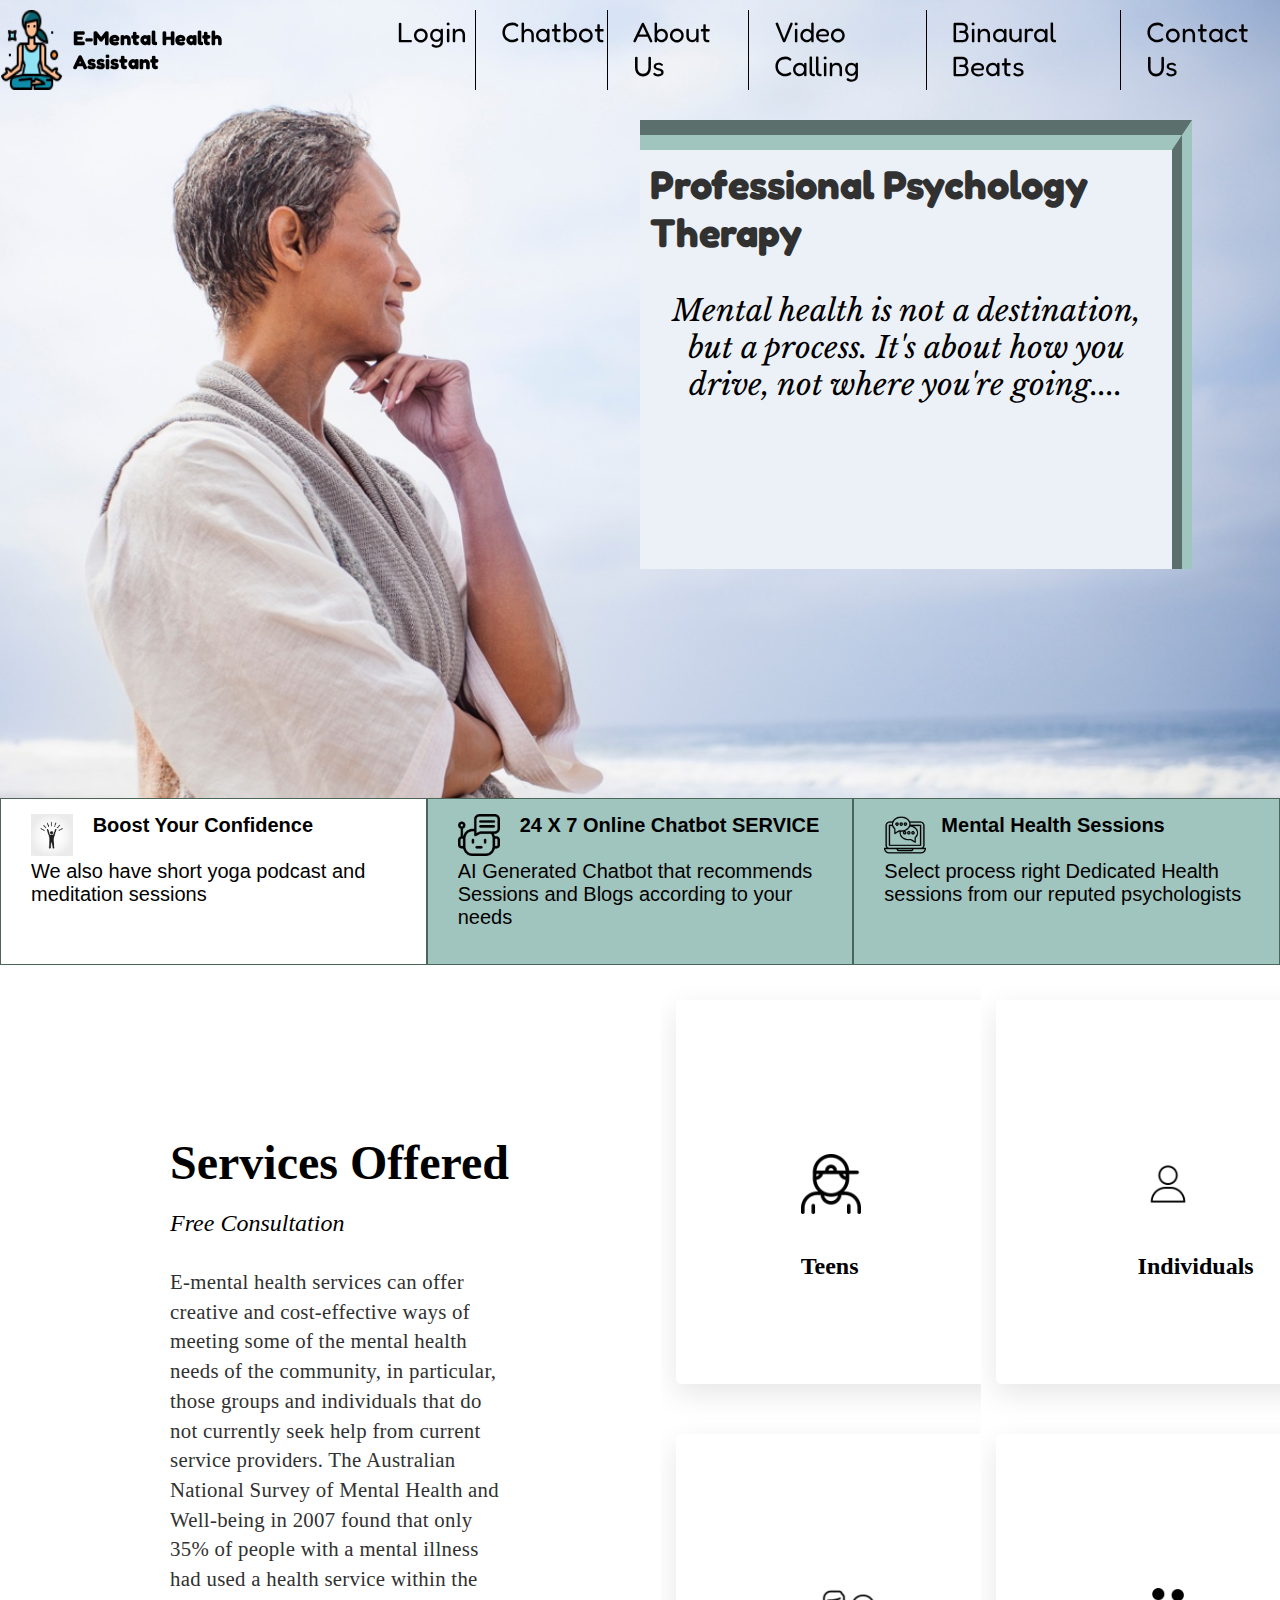
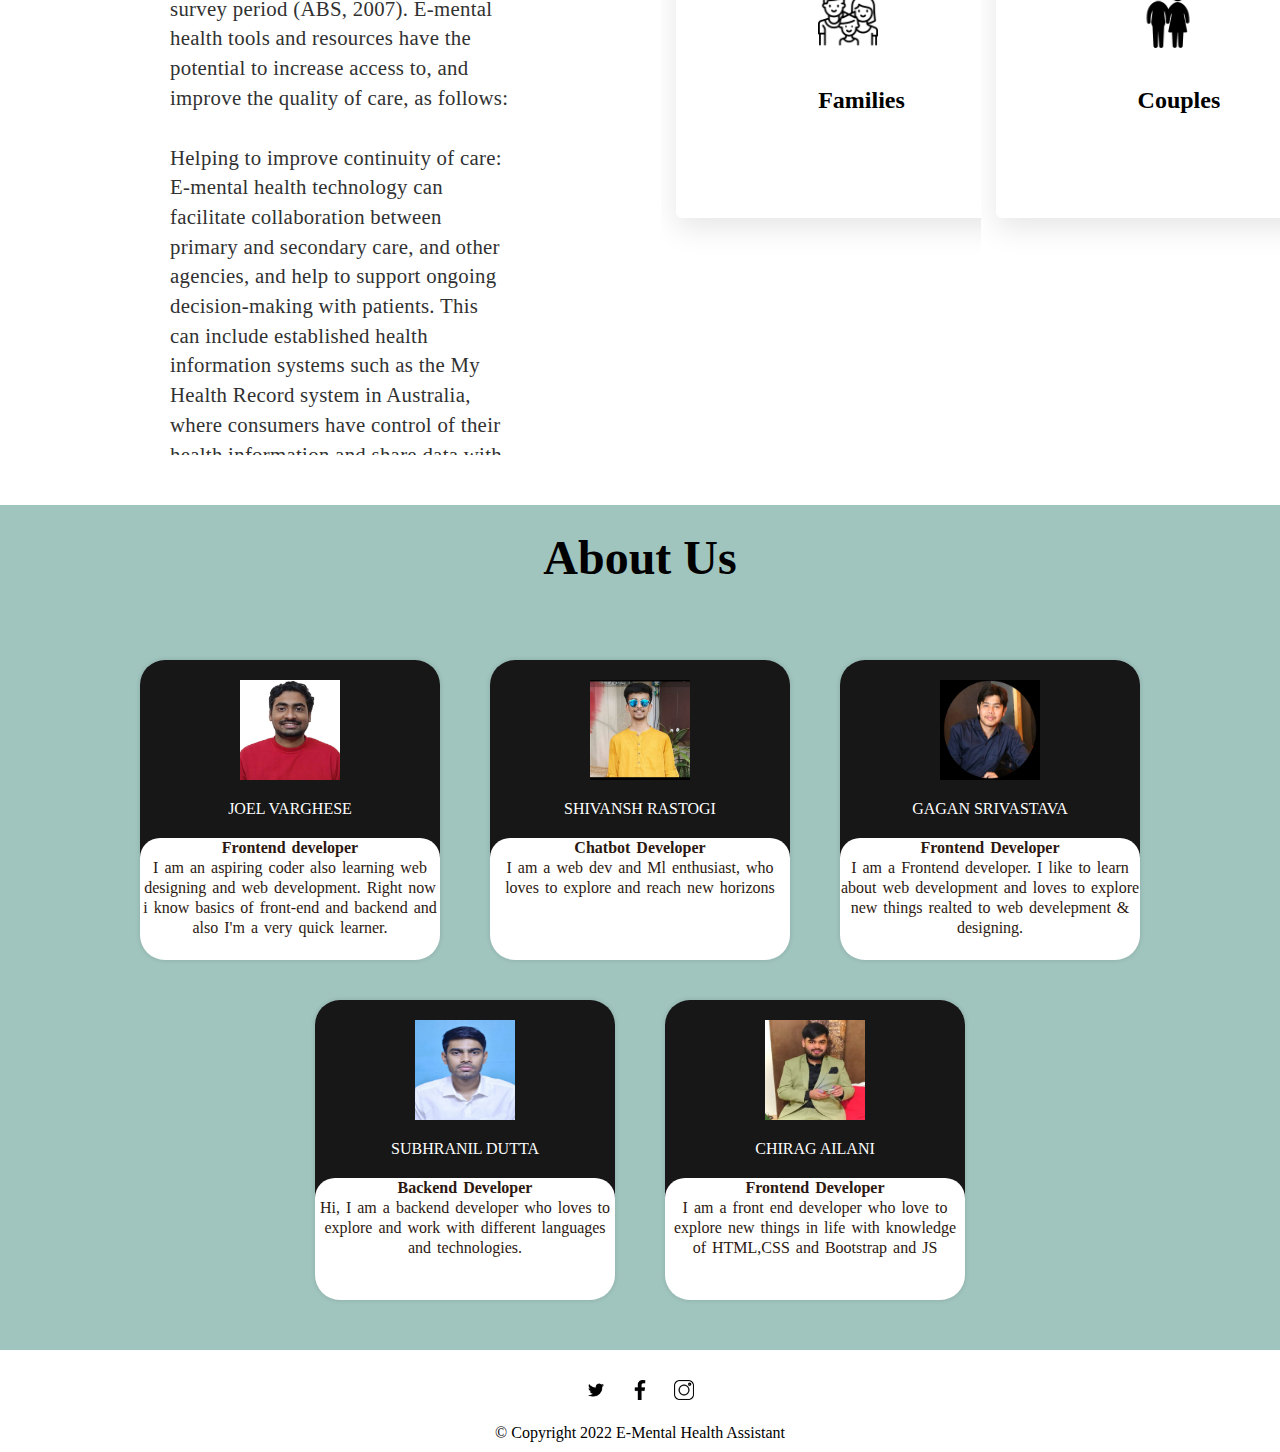
<file: index.html>
<!DOCTYPE html>
<html lang="en">

<head>
  <meta charset="UTF-8" />
  <meta http-equiv="X-UA-Compatible" content="IE=edge" />
  <meta name="viewport" content="width=device-width, initial-scale=1.0" />
  <link rel="stylesheet" href="style.css" />
  <link rel="icon" href="/images/favic/android-chrome-192x192.png"  >

  <!-- font family -->
  <link href="https://fonts.googleapis.com/css2?family=Acme&family=Libre+Baskerville&display=swap" rel="stylesheet">
  <link rel="preconnect" href="https://fonts.gstatic.com" crossorigin>
  <link rel="preconnect" href="https://fonts.gstatic.com" crossorigin>

  <title>E-Mental Health Assistant</title>
</head>

<body onload="tre_thir_box()">
  <!-- Navbar -->


  <!-- Main Page start -->
  <section class="bgimg">
    <div>
      <div class="nav">
        <div class="nav-bar-heading">
          <div class="logo">
            <img src="images/logo.png" />
            <h1>E-Mental Health Assistant</h1>
          </div>
        </div>
        <div class="nav-bar-content">
          <ul>
            <li><a href="login.html">Login</a></li>
            <li><a href="http://127.0.0.1:5000"target="blank">Chatbot</a></li>
            <li><a href="#about">About Us</a></li>
            <li><a href="https://ecovidclinc.000webhostapp.com/">Video Calling</a></li>
            <li><a href="https://relaxmusic001.000webhostapp.com/">Binaural Beats</a></li>
            <li><a href="ContactFrom_v1\ContactFrom_v1\index.html"target="blank">Contact Us</a></li>

          </ul>
        </div>
      </div>
    </div>
    <div class="Wlcmpg">
      <b>
        <p id="wlchead"> Professional Psychology Therapy
        <p>
      </b><br><br>
      <p id="wlcbdy">Mental health is not a destination, but a process. It's about how you drive, not where you're
        going....</p>

    </div>

    <!-- Blur text box for mental health sessions -->
    <div class="fmenh">
      <section id="fmenh_txt">DOCTOR IS ONE CLICK AWAY .. </section>
      <br><br>
      <button href="" id="fmenh_btn"> Video Treatment </button>
    </div>
  </section>  
    <!-- Image Slider content -->
    <!-- <div class="slider">
         <div class="images"></div>

    </div> -->

    <!-- Bottom 3 boxes -->
    <div class="threebox">
      <span id="c" onclick="tre_thir_box()"><img src="images/confidence.jpg" id="c_img"><b> Boost Your Confidence</b><br><br>
        <p>We also have short yoga podcast and meditation sessions</p>
      </span>
      <span id="b" onclick="tre_sec_box()"><img src="images/chatbot.png" id="b_img"><b>24 X 7 Online Chatbot SERVICE</b> <br><br>
        <p> AI Generated Chatbot that recommends Sessions and Blogs according to your needs </p>
      </span>
      <span id="a" onclick="tre_fir_box()" ><img src="images/online-chat.png"  id="a_img"><b>Mental Health Sessions</b><br><br>
        <p>Select process right Dedicated Health sessions from our reputed psychologists</p></span>
    </div>
  



  

  <!-- services part -->
    
  <div id="services_bg">

    <div class="left_part" style="flex-basis: 45%">
        <h1 class="left_part_h1">Services Offered</h1>
        <span class="left_part_span"> <em>Free Consultation</em> </span>
        <p class="left_part_p">E-mental health services can offer creative and cost-effective ways of meeting some of the mental health needs of the community, in particular, those groups and individuals that do not currently seek help from current service providers. The Australian National Survey of Mental Health and Well-being in 2007 found that only 35% of people with a mental illness had used a health service within the survey period (ABS, 2007). E-mental health tools and resources have the potential to increase access to, and improve the quality of care, as follows: </p>

        <p class="left_part_p">Helping to improve continuity of care: E-mental health technology can facilitate collaboration between primary and secondary care, and other agencies, and help to support ongoing decision-making with patients. This can include established health information systems such as the My Health Record system in Australia, where consumers have control of their health information and share data with medical professionals.</p>
    </div>
    <div class="right_part" style="flex-basis: 55%">
      <div style="flex-basis: 50%">
        <div class="first_block">
          <div class="center-align">
            <img src="images/teen.png" class="right_part_img">
            <h2>Teens</h2>
          </div>
        </div>
        <div class="second_block">
          <div  class="center-align">
            <img src="images/family.png" class="right_part_img">
            <h2>Families</h2>
          </div>
        </div>
      </div>
      <div style="flex-basis: 50%">
        <div class="third_block">
          <div  class="center-align">
            <img src="images/user.png" class="right_part_img">
            <h2>Individuals</h2>
          </div>
        </div>
        <div class="fourth_block">
          <div  class="center-align">
            <img src="images/couple-silhouette.png" class="right_part_img">
            <h2>Couples</h2>
          </div>
        </div>
      </div>
    </div>
  </div>    


  <!-- ABOUT US -->

  <div class="wrapper"  id="about">
    <div class="wrapper-h1">
        <h1 >About Us</h1>
    </div>
    <div class="testimonial">
        <div class="row-r">
         <div class="item">
             <div class="img">
                 <img src="images\Joel.jpeg" alt="">
             </div>
             <div class="name">
                  Joel Varghese
             </div>
             <div class="content">
                 <!-- <h1><i class="fas fa-quote-left"></i></h1> -->
                 <p><b>Frontend developer</b><br>I am an aspiring coder also learning web designing and web development. Right now i know basics of front-end and backend and also I'm a very quick learner.</p>
             </div>
         </div>

         <div class="item">
          <div class="img">
              <img src="images\shivansh.jpeg" alt="">
          </div>
          <div class="name">
               Shivansh Rastogi
          </div>
          <div class="content">
              <!-- <h1><i class="fas fa-quote-left"></i></h1> -->
              <p><b>Chatbot Developer</b><br>I am a web dev and Ml enthusiast, who loves to explore and reach new horizons</p>
          </div>
      </div>

      <div class="item">
          <div class="img">
              <img src="images\gagan.jpeg" alt="">
          </div>
          <div class="name">
               Gagan Srivastava
          </div>
          <div class="content">
              <!-- <h1><i class="fas fa-quote-left"></i></h1> -->
              <p><b>Frontend Developer</b><br>I am a Frontend developer. I like to learn about web development and loves to explore new  things realted to web develepment & designing.</p>
          </div>
      </div>
        </div>
        <div class="row-r">
         <div class="item">
             <div class="img">
                 <img src="images\subhranil.jpeg" alt="">
             </div>
             <div class="name">
                  Subhranil Dutta
             </div>
             <div class="content">
                 <!-- <h1><i class="fas fa-quote-left"></i></h1> -->
                 <p><b>Backend Developer</b><br>Hi, I am a backend developer who loves to explore and work with different languages and technologies.</p>
             </div>
          </div>

        

         <div class="item">
          <div class="img">
              <img src="images\chirag1.png" alt="">
          </div>
          <div class="name">
               Chirag Ailani
          </div>
          <div class="content">
              <!-- <h1><i class="fas fa-quote-left"></i></h1> -->
              <p><b>Frontend Developer</b><br>I am a front end developer who love to explore new things in life with knowledge of HTML,CSS and Bootstrap and JS</p>
          </div>
         </div>
        </div>
    </div>
  </div>


 <!-- Footer -->

 <footer id="footer">
  <div class="footer-image">
    <img
      class="footer-image-des"
      src="images/twitter.png"
      alt=""
      height="20px"
    />
    <img
      class="footer-image-des"
      src="images/facebook-app-symbol.png"
      alt=""
      height="20px"
    />
    <img
      class="footer-image-des"
      src="images/instagram.png"
      alt=""
      height="20px"
    />
  </div>
  <p>© Copyright 2022 E-Mental Health Assistant</p>
</footer>

</body>

</html>
<script src="https://ajax.googleapis.com/ajax/libs/jquery/3.6.0/jquery.min.js"></script>
<script src="/script.js"></script>
</file>
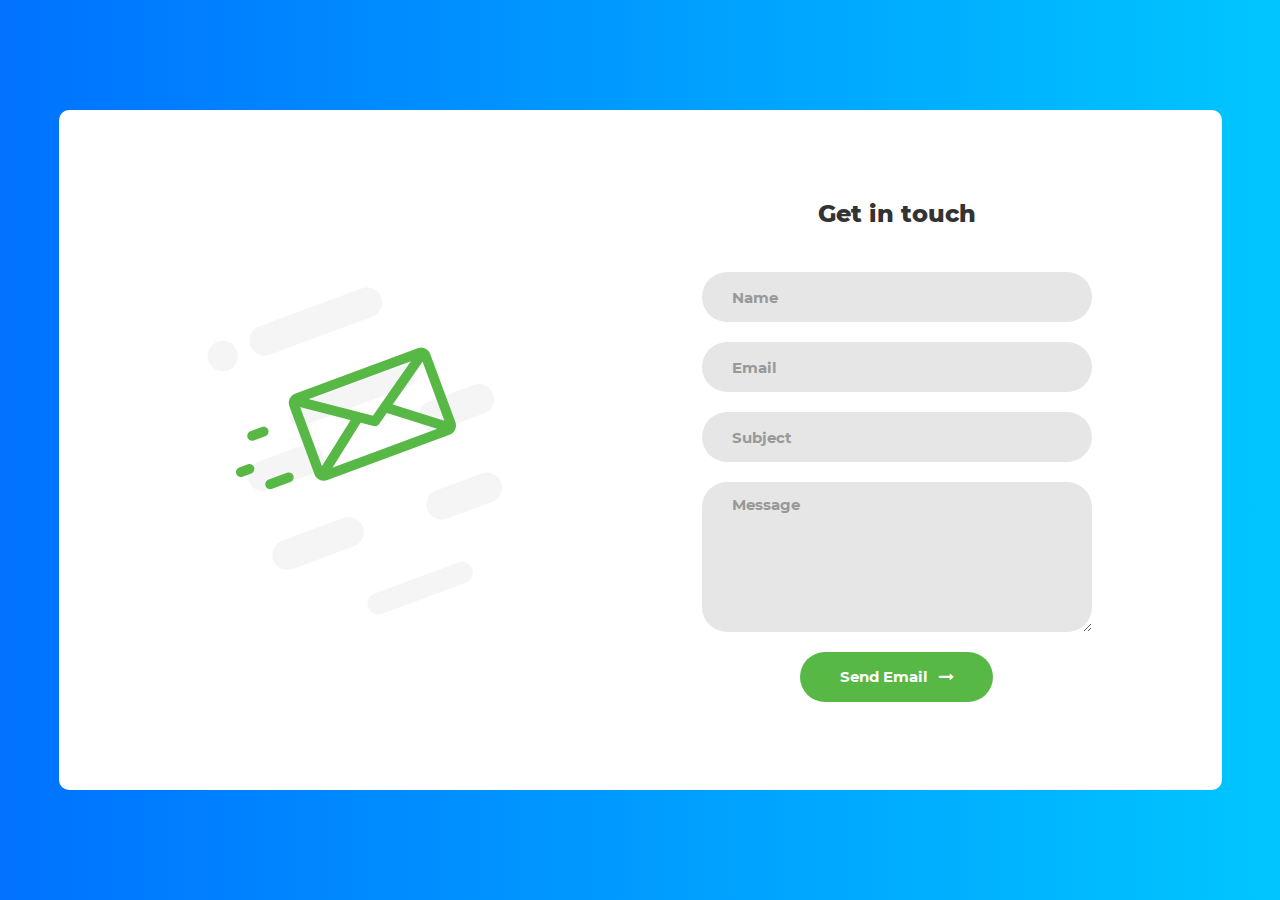
<file: ContactFrom_v1/ContactFrom_v1/index.html>
<!DOCTYPE html>
<html lang="en">
<head>
	<title>Contact Us</title>
	<meta charset="UTF-8">
	<meta name="viewport" content="width=device-width, initial-scale=1">
<!--===============================================================================================-->
	<link rel="icon" type="image/png" href="images/icons/favicon.ico"/>
<!--===============================================================================================-->
	<link rel="stylesheet" type="text/css" href="vendor/bootstrap/css/bootstrap.min.css">
<!--===============================================================================================-->
	<link rel="stylesheet" type="text/css" href="fonts/font-awesome-4.7.0/css/font-awesome.min.css">
<!--===============================================================================================-->
	<link rel="stylesheet" type="text/css" href="vendor/animate/animate.css">
<!--===============================================================================================-->
	<link rel="stylesheet" type="text/css" href="vendor/css-hamburgers/hamburgers.min.css">
<!--===============================================================================================-->
	<link rel="stylesheet" type="text/css" href="vendor/select2/select2.min.css">
<!--===============================================================================================-->
	<link rel="stylesheet" type="text/css" href="css/util.css">
	<link rel="stylesheet" type="text/css" href="css/main.css">
<!--===============================================================================================-->
</head>
<body>

	<div class="contact1">
		<div class="container-contact1">
			<div class="contact1-pic js-tilt" data-tilt>
				<img src="images/img-01.png" alt="IMG">
			</div>

			<form class="contact1-form validate-form">
				<span class="contact1-form-title">
					Get in touch
				</span>

				<div class="wrap-input1 validate-input" data-validate = "Name is required">
					<input class="input1" type="text" name="name" placeholder="Name">
					<span class="shadow-input1"></span>
				</div>

				<div class="wrap-input1 validate-input" data-validate = "Valid email is required: ex@abc.xyz">
					<input class="input1" type="text" name="email" placeholder="Email">
					<span class="shadow-input1"></span>
				</div>

				<div class="wrap-input1 validate-input" data-validate = "Subject is required">
					<input class="input1" type="text" name="subject" placeholder="Subject">
					<span class="shadow-input1"></span>
				</div>

				<div class="wrap-input1 validate-input" data-validate = "Message is required">
					<textarea class="input1" name="message" placeholder="Message"></textarea>
					<span class="shadow-input1"></span>
				</div>

				<div class="container-contact1-form-btn">
					<button class="contact1-form-btn">
						<span>
							Send Email
							<i class="fa fa-long-arrow-right" aria-hidden="true"></i>
						</span>
					</button>
				</div>
			</form>
		</div>
	</div>




<!--===============================================================================================-->
	<script src="vendor/jquery/jquery-3.2.1.min.js"></script>
<!--===============================================================================================-->
	<script src="vendor/bootstrap/js/popper.js"></script>
	<script src="vendor/bootstrap/js/bootstrap.min.js"></script>
<!--===============================================================================================-->
	<script src="vendor/select2/select2.min.js"></script>
<!--===============================================================================================-->
	<script src="vendor/tilt/tilt.jquery.min.js"></script>
	<script >
		$('.js-tilt').tilt({
			scale: 1.1
		})
	</script>

<!-- Global site tag (gtag.js) - Google Analytics -->
<script async src="https://www.googletagmanager.com/gtag/js?id=UA-23581568-13"></script>
<script>
  window.dataLayer = window.dataLayer || [];
  function gtag(){dataLayer.push(arguments);}
  gtag('js', new Date());

  gtag('config', 'UA-23581568-13');
</script>

<!--===============================================================================================-->
	<script src="js/main.js"></script>

</body>
</html>
</file>
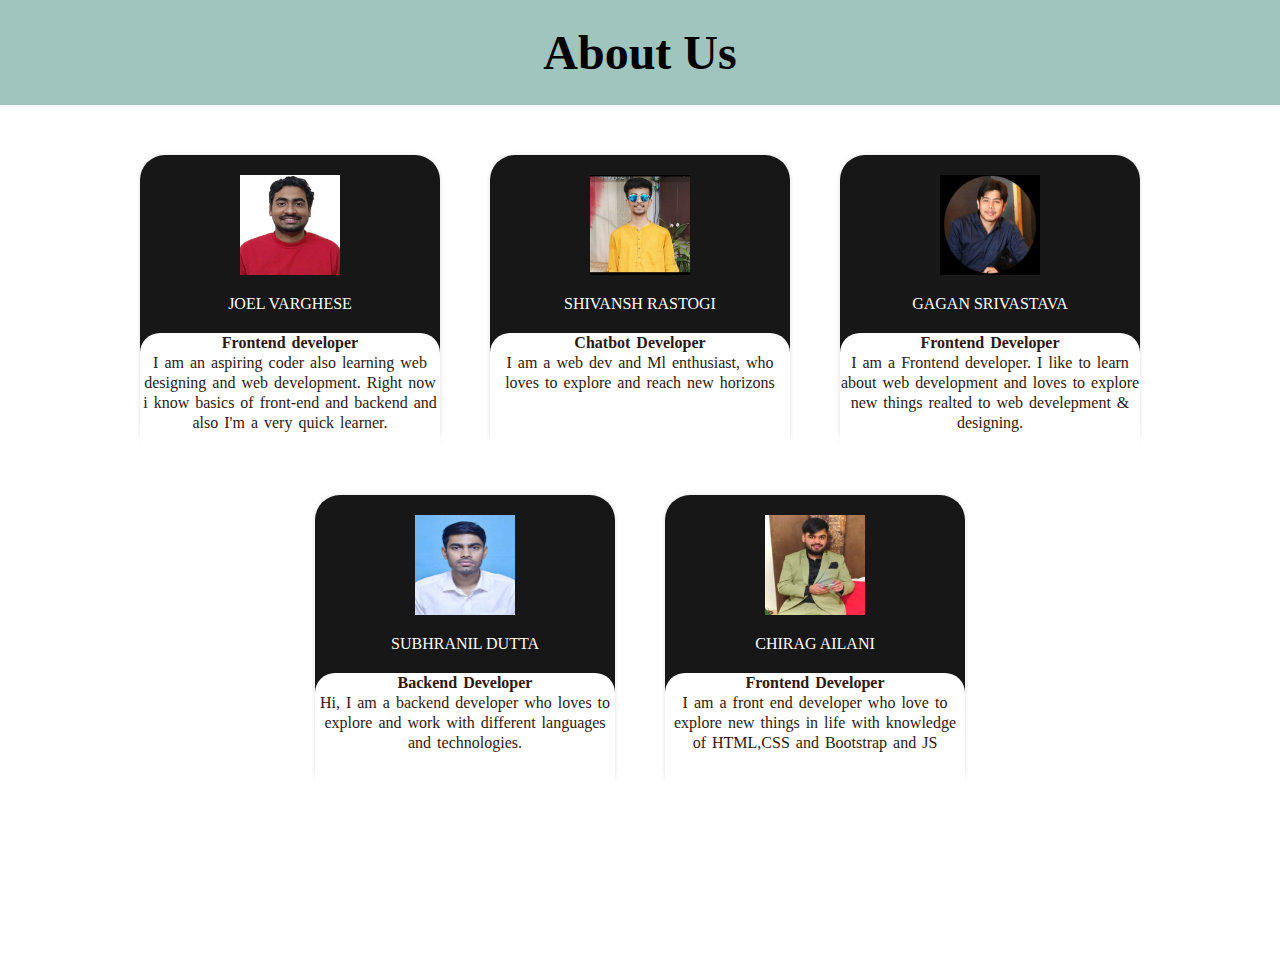
<file: aboutus.html>
<!DOCTYPE html>
<html lang="en">
<head>
    <meta charset="UTF-8">
    <meta http-equiv="X-UA-Compatible" content="IE=edge">
    <meta name="viewport" content="width=device-width, initial-scale=1.0">
    <link rel="stylesheet" href="/about.css" >
    <title>About Us</title>
</head>
<body>
    <div class="wrapper"  id="about">
        <div class="wrapper-h1">
            <h1 >About Us</h1>
        </div>
        <div class="testimonial">
            <div class="row-r">
             <div class="item">
                 <div class="img">
                     <img src="images\Joel.jpeg" alt="">
                 </div>
                 <div class="name">
                      Joel Varghese
                 </div>
                 <div class="content">
                     <!-- <h1><i class="fas fa-quote-left"></i></h1> -->
                     <p><b>Frontend developer</b><br>I am an aspiring coder also learning web designing and web development. Right now i know basics of front-end and backend and also I'm a very quick learner.</p>
                 </div>
             </div>
    
             <div class="item">
              <div class="img">
                  <img src="images\shivansh.jpeg" alt="">
              </div>
              <div class="name">
                   Shivansh Rastogi
              </div>
              <div class="content">
                  <!-- <h1><i class="fas fa-quote-left"></i></h1> -->
                  <p><b>Chatbot Developer</b><br>I am a web dev and Ml enthusiast, who loves to explore and reach new horizons</p>
              </div>
          </div>
    
          <div class="item">
              <div class="img">
                  <img src="images\gagan.jpeg" alt="">
              </div>
              <div class="name">
                   Gagan Srivastava
              </div>
              <div class="content">
                  <!-- <h1><i class="fas fa-quote-left"></i></h1> -->
                  <p><b>Frontend Developer</b><br>I am a Frontend developer. I like to learn about web development and loves to explore new  things realted to web develepment & designing.</p>
              </div>
          </div>
            </div>
            <div class="row-r">
             <div class="item">
                 <div class="img">
                     <img src="images\subhranil.jpeg" alt="">
                 </div>
                 <div class="name">
                      Subhranil Dutta
                 </div>
                 <div class="content">
                     <!-- <h1><i class="fas fa-quote-left"></i></h1> -->
                     <p><b>Backend Developer</b><br>Hi, I am a backend developer who loves to explore and work with different languages and technologies.</p>
                 </div>
              </div>
    
            
    
             <div class="item">
              <div class="img">
                  <img src="images\chirag1.png" alt="">
              </div>
              <div class="name">
                   Chirag Ailani
              </div>
              <div class="content">
                  <!-- <h1><i class="fas fa-quote-left"></i></h1> -->
                  <p><b>Frontend Developer</b><br>I am a front end developer who love to explore new things in life with knowledge of HTML,CSS and Bootstrap and JS</p>
              </div>
             </div>
            </div>
        </div>
    </div>
</body>
</html>
</file>
<file: style.css>
@import url("https://fonts.googleapis.com/css2?family=Fredoka&display=swap");

* {
  margin: 0;
  padding: 0;
  overflow-x: hidden;
  /* important to remove horizontol scroll */
}

.nav {
  display: flex;
  justify-content: space-between;
  align-items: center;
  height: 100px;
  width: 100%;
  position: absolute;
  top: 0;
  z-index: 4;
  position: fixed;
}
.nav-bar-content {
  padding-left: 30px;
  text-decoration: none;
}
.logo {
  font-family: "Fredoka", sans-serif;
  display: flex;
  align-items: center;
  padding-right: 80px;
}
.logo img {
  height: 80px;
  width: 80px;
  margin-right: 10px;
}
.logo h1 {
  display: flex;
  font-size: 20px;
  color: black;
}
ul {
  display: flex;
}
ul li {
  font-family: "Fredoka", sans-serif;
  font-size: 28px;
  text-decoration: none;
  list-style-type: none;
  cursor: pointer;
  padding: 5px 25px 5px 25px;
  border-right: 0.5px solid black;
}

/* Removing right border of Contact US */
.nav-bar-content ul li:nth-of-type(6) {
  border-right: 0px;
}
a {
  text-decoration: none;
  color: #fff;
}

.nav ul li a {
  color: black;
  text-decoration: none;
  text-align: center;
}
.nav ul li::after {
  content: "";
  width: 0%;
  height: 2px;
  background: #f44336;
  display: block;
  margin: auto;
  transition: 0.5s;
}
.nav ul li:hover::after {
  width: 100%;
}

/* background image */
.bgimg {
  height: 43rem;
  /* height: 48rem; - For AI chatbot image height*/
  width: 100%;

  /* background-image: linear-gradient(rgba(0,0,0,0.7),rgba(0,0,0,0.7)),url(images/pic1.jpg); */
  background-image: url(images/pic1.jpg);
  background-position: center;
  background-size: cover;
  position: relative;
  padding-top: 110px;
 
}

/* Professional Psychology Therapy Box */
.Wlcmpg {
  position: absolute;
  top: 15%;
  left: 50%;
  width: 40%;
  height: 50%;
  background-color: rgb(236, 241, 247);
  border-right: 20px groove rgb(160, 196, 190);
  border-top: 30px groove rgb(160, 196, 190);
  padding: 10px 10px;
  visibility: visible;
}
#wlchead {
  font-size: 40px;
  font-family: "Fredoka", sans-serif;
  color: #313131;
}
#wlcbdy {
  font-family: "Libre Baskerville", serif;
  text-align: center;
  font-size: 30px;
  font-style: italic;
}

.threebox {
  display: flex;
  width: 100%;
  align-items: baseline;
  cursor: pointer;
}
#a,
#b,
#c {
  background-color: rgb(160, 196, 190);
  width: 25%;
  height: 140px;
  bottom: 0;
  padding: 15px 15px 10px 30px;
  font-family: "osavenir", "Open Sans", sans-serif;
  flex-grow: 1;
  font-weight: 400;
  font-size: 20px;
  border: 0.1px solid rgb(75, 102, 86) ;

}

/* #c:hover,
#a:hover,
#b:hover {
  background-color: white;
  
} */

#a_img {
  float: left;
  max-width: 30%;
  max-height: 30%;
  padding-right: 15px;
}
#b_img,
#c_img {
  float: left;
  max-width: 30%;
  max-height: 30%;
  padding-right: 20px;
}


/* Service Portion */

#services_bg{
  width: 100%;
  height: 70rem;
  margin: 20px;
  margin-bottom: 0;
  /* background-image: linear-gradient(rgba(0,0,0,0.7),rgba(0,0,0,0.7)),url(images/pic1.jpg); */
  background-image: url(http://zelus.pinsupreme.com/wp-content/uploads/2018/04/pic21.jpg);
  background-position: center;
  background-size: cover;
  position: relative;
  display: flex;    
  border-radius: 10px;
  box-shadow: #313131;
  justify-content: space-around;
  overflow: hidden;
}

.left_part{
  margin: 50px;
  box-sizing: border-box;
  padding: 100px;
}
.left_part_h1{
  font-size: 3rem;
  margin-bottom: 20px;
}
.left_part_span{
  font-size: 1.5rem;
}
.left_part_p{
  font-size: 1.3rem;
  font-weight: 400;
  line-height: 1.428571429;
  color: #313131;
  letter-spacing: 0.3px;
  margin-top: 30px;
}
.right_part{
  display: flex;
}

.right_part_img{
  height: 60px;
  width: 60px;
  /* display: flex; */
  /* align-items: center;
  justify-content: center; */
  margin-bottom: 35px;
}

.first_block,.second_block,.third_block,.fourth_block{
  border: 2px solid white;
  outline: none;
  margin: 15px;
  position: relative;
  width: 270px;
  height: 300px;
  padding: 40px;
  background-color: rgba(255,255,255,0.9);
  box-shadow: 0px 10px 30px rgb(0 0 0 / 10%);
  border-radius: 6px;
  overflow: hidden;
  /* box-sizing: border-box; */
  
}
.first_block .center-align{
  position: absolute;
  top: 40%;
  left: 35%;
  /* height: 100%; */
}
.second_block .center-align{
  position: absolute;
  top: 40%;
  left: 40%;
  height: 100%;
}
.third_block .center-align{
  position: absolute;
  top: 40%;
  left: 40%;
  height: 100%;
}
.fourth_block .center-align{
  position: absolute;
  top: 40%;
  left: 40%;
  height: 100%;
}


.first_block,.third_block{
  margin-bottom: 50px;
}

/* Footer */
#footer{
  text-align: center;
  background-color: white;
  padding-top: 5%;
  color: black;
  padding-top: 10px;
  padding-bottom: 10px;
}
.footer-image-des{
  margin: 20px 10px;

}

.fmenh{
  
  height: 400px;
  width: 600px;
  backdrop-filter: blur(5px);
  background-color: rgba(0,0,0, 0.4);
  margin:auto;
  font-size: 30px;
  text-align: center;
  
}

#fmenh_txt{
  position: relative;
  margin-top: 60px;
  color: white;
  font-size: 45px;
  font-family: 'Acme', sans-serif;

}

#fmenh_btn{
  padding: 15px 32px;
  text-align: center;
  font-family: 'Trebuchet MS', 'Lucida Sans Unicode', 'Lucida Grande', 'Lucida Sans', Arial, sans-serif;
  font-size: 30px;
  
  border-radius: 20px;
}


/* ABOUT US  */
.wrapper{
  background-color: rgb(160, 196, 190);
}

.wrapper-h1{
  padding: 25px;
  align-items: center;
  text-align: center;
  font-size: x-large;
}
.testimonial{
  width: 100vw;
  height: auto;
  margin: 30px auto;

}
.testimonial .row-r{
  display: flex;
  flex-direction: row;
  flex-wrap: wrap;
  justify-content: center;
  align-items: center;
  text-align: center;
}
.testimonial .item{
  
  width: 300px;
  height: 300px;
  margin: 20px 25px;
  color: black;
  text-align: center;
  background-color: white;
  background-color: #DAAA63;
  background-color: #ff9800;
  background-color: #b400ff;
  background-color: #0c006e;
  background-color: #00e7ff;
  background-color: #ffd400;
  background-color: #00e7ff;
  background-color: #ffcc80;
  background-color: #ffd18d;
  background-color: #17a2b8;
  background-color: #DAAA63;
  background-color: #00e7ff;
  background-color: #ebd595;
  background-color: #7fcbd2;
  background-color: #00393e;
  background-color: #3e0000;
  background-color: #15003e;
  background-color: #171717;
  color: white;
  /* color: #2C1810; */
  /* background-color: #DAAA63;
  background-color: #2C1810; */
  box-shadow: 0 0 5px rgba(0,0,0,0.125);
  border-radius: 25px;

}

.testimonial .item .img{
  padding: 20px;
}


.testimonial .item .img img{
  width: 100px;
  height: 100px;
  display: block;
  margin: 0 auto;
}


.testimonial .item .name{
  margin-bottom: 20px;
  text-align: center;
  text-transform: uppercase;
  /* color: white; */
  /* background-color: white; */
}

.testimonial .item .content{
  background-color: white;
  /* background-color: #2C1810;
  background-color: #DAAA63; */
  color: white;
  color: #DAAA63;
  color:  #2C1810;
  border-bottom-left-radius: 25px;
  border-bottom-right-radius: 25px;
  border-top-left-radius: 20px;
  border-top-right-radius: 20px;
  /* padding-bottom: 10px; */
  height: 100%;
  /* border-bottom: 1px solid #00393e; */
}


.testimonial .item .content h1{
  margin-bottom: 10px;
  color: #2C1810;
}
.testimonial .item .content p{
  line-height: 20px;
  word-spacing: 2px;
  /* padding-bottom: 15px; */
}
</file>
<file: ContactFrom_v1/ContactFrom_v1/css/util.css>
/*[ FONT SIZE ]
///////////////////////////////////////////////////////////
*/
.fs-1 {font-size: 1px;}
.fs-2 {font-size: 2px;}
.fs-3 {font-size: 3px;}
.fs-4 {font-size: 4px;}
.fs-5 {font-size: 5px;}
.fs-6 {font-size: 6px;}
.fs-7 {font-size: 7px;}
.fs-8 {font-size: 8px;}
.fs-9 {font-size: 9px;}
.fs-10 {font-size: 10px;}
.fs-11 {font-size: 11px;}
.fs-12 {font-size: 12px;}
.fs-13 {font-size: 13px;}
.fs-14 {font-size: 14px;}
.fs-15 {font-size: 15px;}
.fs-16 {font-size: 16px;}
.fs-17 {font-size: 17px;}
.fs-18 {font-size: 18px;}
.fs-19 {font-size: 19px;}
.fs-20 {font-size: 20px;}
.fs-21 {font-size: 21px;}
.fs-22 {font-size: 22px;}
.fs-23 {font-size: 23px;}
.fs-24 {font-size: 24px;}
.fs-25 {font-size: 25px;}
.fs-26 {font-size: 26px;}
.fs-27 {font-size: 27px;}
.fs-28 {font-size: 28px;}
.fs-29 {font-size: 29px;}
.fs-30 {font-size: 30px;}
.fs-31 {font-size: 31px;}
.fs-32 {font-size: 32px;}
.fs-33 {font-size: 33px;}
.fs-34 {font-size: 34px;}
.fs-35 {font-size: 35px;}
.fs-36 {font-size: 36px;}
.fs-37 {font-size: 37px;}
.fs-38 {font-size: 38px;}
.fs-39 {font-size: 39px;}
.fs-40 {font-size: 40px;}
.fs-41 {font-size: 41px;}
.fs-42 {font-size: 42px;}
.fs-43 {font-size: 43px;}
.fs-44 {font-size: 44px;}
.fs-45 {font-size: 45px;}
.fs-46 {font-size: 46px;}
.fs-47 {font-size: 47px;}
.fs-48 {font-size: 48px;}
.fs-49 {font-size: 49px;}
.fs-50 {font-size: 50px;}
.fs-51 {font-size: 51px;}
.fs-52 {font-size: 52px;}
.fs-53 {font-size: 53px;}
.fs-54 {font-size: 54px;}
.fs-55 {font-size: 55px;}
.fs-56 {font-size: 56px;}
.fs-57 {font-size: 57px;}
.fs-58 {font-size: 58px;}
.fs-59 {font-size: 59px;}
.fs-60 {font-size: 60px;}
.fs-61 {font-size: 61px;}
.fs-62 {font-size: 62px;}
.fs-63 {font-size: 63px;}
.fs-64 {font-size: 64px;}
.fs-65 {font-size: 65px;}
.fs-66 {font-size: 66px;}
.fs-67 {font-size: 67px;}
.fs-68 {font-size: 68px;}
.fs-69 {font-size: 69px;}
.fs-70 {font-size: 70px;}
.fs-71 {font-size: 71px;}
.fs-72 {font-size: 72px;}
.fs-73 {font-size: 73px;}
.fs-74 {font-size: 74px;}
.fs-75 {font-size: 75px;}
.fs-76 {font-size: 76px;}
.fs-77 {font-size: 77px;}
.fs-78 {font-size: 78px;}
.fs-79 {font-size: 79px;}
.fs-80 {font-size: 80px;}
.fs-81 {font-size: 81px;}
.fs-82 {font-size: 82px;}
.fs-83 {font-size: 83px;}
.fs-84 {font-size: 84px;}
.fs-85 {font-size: 85px;}
.fs-86 {font-size: 86px;}
.fs-87 {font-size: 87px;}
.fs-88 {font-size: 88px;}
.fs-89 {font-size: 89px;}
.fs-90 {font-size: 90px;}
.fs-91 {font-size: 91px;}
.fs-92 {font-size: 92px;}
.fs-93 {font-size: 93px;}
.fs-94 {font-size: 94px;}
.fs-95 {font-size: 95px;}
.fs-96 {font-size: 96px;}
.fs-97 {font-size: 97px;}
.fs-98 {font-size: 98px;}
.fs-99 {font-size: 99px;}
.fs-100 {font-size: 100px;}
.fs-101 {font-size: 101px;}
.fs-102 {font-size: 102px;}
.fs-103 {font-size: 103px;}
.fs-104 {font-size: 104px;}
.fs-105 {font-size: 105px;}
.fs-106 {font-size: 106px;}
.fs-107 {font-size: 107px;}
.fs-108 {font-size: 108px;}
.fs-109 {font-size: 109px;}
.fs-110 {font-size: 110px;}
.fs-111 {font-size: 111px;}
.fs-112 {font-size: 112px;}
.fs-113 {font-size: 113px;}
.fs-114 {font-size: 114px;}
.fs-115 {font-size: 115px;}
.fs-116 {font-size: 116px;}
.fs-117 {font-size: 117px;}
.fs-118 {font-size: 118px;}
.fs-119 {font-size: 119px;}
.fs-120 {font-size: 120px;}
.fs-121 {font-size: 121px;}
.fs-122 {font-size: 122px;}
.fs-123 {font-size: 123px;}
.fs-124 {font-size: 124px;}
.fs-125 {font-size: 125px;}
.fs-126 {font-size: 126px;}
.fs-127 {font-size: 127px;}
.fs-128 {font-size: 128px;}
.fs-129 {font-size: 129px;}
.fs-130 {font-size: 130px;}
.fs-131 {font-size: 131px;}
.fs-132 {font-size: 132px;}
.fs-133 {font-size: 133px;}
.fs-134 {font-size: 134px;}
.fs-135 {font-size: 135px;}
.fs-136 {font-size: 136px;}
.fs-137 {font-size: 137px;}
.fs-138 {font-size: 138px;}
.fs-139 {font-size: 139px;}
.fs-140 {font-size: 140px;}
.fs-141 {font-size: 141px;}
.fs-142 {font-size: 142px;}
.fs-143 {font-size: 143px;}
.fs-144 {font-size: 144px;}
.fs-145 {font-size: 145px;}
.fs-146 {font-size: 146px;}
.fs-147 {font-size: 147px;}
.fs-148 {font-size: 148px;}
.fs-149 {font-size: 149px;}
.fs-150 {font-size: 150px;}
.fs-151 {font-size: 151px;}
.fs-152 {font-size: 152px;}
.fs-153 {font-size: 153px;}
.fs-154 {font-size: 154px;}
.fs-155 {font-size: 155px;}
.fs-156 {font-size: 156px;}
.fs-157 {font-size: 157px;}
.fs-158 {font-size: 158px;}
.fs-159 {font-size: 159px;}
.fs-160 {font-size: 160px;}
.fs-161 {font-size: 161px;}
.fs-162 {font-size: 162px;}
.fs-163 {font-size: 163px;}
.fs-164 {font-size: 164px;}
.fs-165 {font-size: 165px;}
.fs-166 {font-size: 166px;}
.fs-167 {font-size: 167px;}
.fs-168 {font-size: 168px;}
.fs-169 {font-size: 169px;}
.fs-170 {font-size: 170px;}
.fs-171 {font-size: 171px;}
.fs-172 {font-size: 172px;}
.fs-173 {font-size: 173px;}
.fs-174 {font-size: 174px;}
.fs-175 {font-size: 175px;}
.fs-176 {font-size: 176px;}
.fs-177 {font-size: 177px;}
.fs-178 {font-size: 178px;}
.fs-179 {font-size: 179px;}
.fs-180 {font-size: 180px;}
.fs-181 {font-size: 181px;}
.fs-182 {font-size: 182px;}
.fs-183 {font-size: 183px;}
.fs-184 {font-size: 184px;}
.fs-185 {font-size: 185px;}
.fs-186 {font-size: 186px;}
.fs-187 {font-size: 187px;}
.fs-188 {font-size: 188px;}
.fs-189 {font-size: 189px;}
.fs-190 {font-size: 190px;}
.fs-191 {font-size: 191px;}
.fs-192 {font-size: 192px;}
.fs-193 {font-size: 193px;}
.fs-194 {font-size: 194px;}
.fs-195 {font-size: 195px;}
.fs-196 {font-size: 196px;}
.fs-197 {font-size: 197px;}
.fs-198 {font-size: 198px;}
.fs-199 {font-size: 199px;}
.fs-200 {font-size: 200px;}

/*[ PADDING ]
///////////////////////////////////////////////////////////
*/
.p-t-0 {padding-top: 0px;}
.p-t-1 {padding-top: 1px;}
.p-t-2 {padding-top: 2px;}
.p-t-3 {padding-top: 3px;}
.p-t-4 {padding-top: 4px;}
.p-t-5 {padding-top: 5px;}
.p-t-6 {padding-top: 6px;}
.p-t-7 {padding-top: 7px;}
.p-t-8 {padding-top: 8px;}
.p-t-9 {padding-top: 9px;}
.p-t-10 {padding-top: 10px;}
.p-t-11 {padding-top: 11px;}
.p-t-12 {padding-top: 12px;}
.p-t-13 {padding-top: 13px;}
.p-t-14 {padding-top: 14px;}
.p-t-15 {padding-top: 15px;}
.p-t-16 {padding-top: 16px;}
.p-t-17 {padding-top: 17px;}
.p-t-18 {padding-top: 18px;}
.p-t-19 {padding-top: 19px;}
.p-t-20 {padding-top: 20px;}
.p-t-21 {padding-top: 21px;}
.p-t-22 {padding-top: 22px;}
.p-t-23 {padding-top: 23px;}
.p-t-24 {padding-top: 24px;}
.p-t-25 {padding-top: 25px;}
.p-t-26 {padding-top: 26px;}
.p-t-27 {padding-top: 27px;}
.p-t-28 {padding-top: 28px;}
.p-t-29 {padding-top: 29px;}
.p-t-30 {padding-top: 30px;}
.p-t-31 {padding-top: 31px;}
.p-t-32 {padding-top: 32px;}
.p-t-33 {padding-top: 33px;}
.p-t-34 {padding-top: 34px;}
.p-t-35 {padding-top: 35px;}
.p-t-36 {padding-top: 36px;}
.p-t-37 {padding-top: 37px;}
.p-t-38 {padding-top: 38px;}
.p-t-39 {padding-top: 39px;}
.p-t-40 {padding-top: 40px;}
.p-t-41 {padding-top: 41px;}
.p-t-42 {padding-top: 42px;}
.p-t-43 {padding-top: 43px;}
.p-t-44 {padding-top: 44px;}
.p-t-45 {padding-top: 45px;}
.p-t-46 {padding-top: 46px;}
.p-t-47 {padding-top: 47px;}
.p-t-48 {padding-top: 48px;}
.p-t-49 {padding-top: 49px;}
.p-t-50 {padding-top: 50px;}
.p-t-51 {padding-top: 51px;}
.p-t-52 {padding-top: 52px;}
.p-t-53 {padding-top: 53px;}
.p-t-54 {padding-top: 54px;}
.p-t-55 {padding-top: 55px;}
.p-t-56 {padding-top: 56px;}
.p-t-57 {padding-top: 57px;}
.p-t-58 {padding-top: 58px;}
.p-t-59 {padding-top: 59px;}
.p-t-60 {padding-top: 60px;}
.p-t-61 {padding-top: 61px;}
.p-t-62 {padding-top: 62px;}
.p-t-63 {padding-top: 63px;}
.p-t-64 {padding-top: 64px;}
.p-t-65 {padding-top: 65px;}
.p-t-66 {padding-top: 66px;}
.p-t-67 {padding-top: 67px;}
.p-t-68 {padding-top: 68px;}
.p-t-69 {padding-top: 69px;}
.p-t-70 {padding-top: 70px;}
.p-t-71 {padding-top: 71px;}
.p-t-72 {padding-top: 72px;}
.p-t-73 {padding-top: 73px;}
.p-t-74 {padding-top: 74px;}
.p-t-75 {padding-top: 75px;}
.p-t-76 {padding-top: 76px;}
.p-t-77 {padding-top: 77px;}
.p-t-78 {padding-top: 78px;}
.p-t-79 {padding-top: 79px;}
.p-t-80 {padding-top: 80px;}
.p-t-81 {padding-top: 81px;}
.p-t-82 {padding-top: 82px;}
.p-t-83 {padding-top: 83px;}
.p-t-84 {padding-top: 84px;}
.p-t-85 {padding-top: 85px;}
.p-t-86 {padding-top: 86px;}
.p-t-87 {padding-top: 87px;}
.p-t-88 {padding-top: 88px;}
.p-t-89 {padding-top: 89px;}
.p-t-90 {padding-top: 90px;}
.p-t-91 {padding-top: 91px;}
.p-t-92 {padding-top: 92px;}
.p-t-93 {padding-top: 93px;}
.p-t-94 {padding-top: 94px;}
.p-t-95 {padding-top: 95px;}
.p-t-96 {padding-top: 96px;}
.p-t-97 {padding-top: 97px;}
.p-t-98 {padding-top: 98px;}
.p-t-99 {padding-top: 99px;}
.p-t-100 {padding-top: 100px;}
.p-t-101 {padding-top: 101px;}
.p-t-102 {padding-top: 102px;}
.p-t-103 {padding-top: 103px;}
.p-t-104 {padding-top: 104px;}
.p-t-105 {padding-top: 105px;}
.p-t-106 {padding-top: 106px;}
.p-t-107 {padding-top: 107px;}
.p-t-108 {padding-top: 108px;}
.p-t-109 {padding-top: 109px;}
.p-t-110 {padding-top: 110px;}
.p-t-111 {padding-top: 111px;}
.p-t-112 {padding-top: 112px;}
.p-t-113 {padding-top: 113px;}
.p-t-114 {padding-top: 114px;}
.p-t-115 {padding-top: 115px;}
.p-t-116 {padding-top: 116px;}
.p-t-117 {padding-top: 117px;}
.p-t-118 {padding-top: 118px;}
.p-t-119 {padding-top: 119px;}
.p-t-120 {padding-top: 120px;}
.p-t-121 {padding-top: 121px;}
.p-t-122 {padding-top: 122px;}
.p-t-123 {padding-top: 123px;}
.p-t-124 {padding-top: 124px;}
.p-t-125 {padding-top: 125px;}
.p-t-126 {padding-top: 126px;}
.p-t-127 {padding-top: 127px;}
.p-t-128 {padding-top: 128px;}
.p-t-129 {padding-top: 129px;}
.p-t-130 {padding-top: 130px;}
.p-t-131 {padding-top: 131px;}
.p-t-132 {padding-top: 132px;}
.p-t-133 {padding-top: 133px;}
.p-t-134 {padding-top: 134px;}
.p-t-135 {padding-top: 135px;}
.p-t-136 {padding-top: 136px;}
.p-t-137 {padding-top: 137px;}
.p-t-138 {padding-top: 138px;}
.p-t-139 {padding-top: 139px;}
.p-t-140 {padding-top: 140px;}
.p-t-141 {padding-top: 141px;}
.p-t-142 {padding-top: 142px;}
.p-t-143 {padding-top: 143px;}
.p-t-144 {padding-top: 144px;}
.p-t-145 {padding-top: 145px;}
.p-t-146 {padding-top: 146px;}
.p-t-147 {padding-top: 147px;}
.p-t-148 {padding-top: 148px;}
.p-t-149 {padding-top: 149px;}
.p-t-150 {padding-top: 150px;}
.p-t-151 {padding-top: 151px;}
.p-t-152 {padding-top: 152px;}
.p-t-153 {padding-top: 153px;}
.p-t-154 {padding-top: 154px;}
.p-t-155 {padding-top: 155px;}
.p-t-156 {padding-top: 156px;}
.p-t-157 {padding-top: 157px;}
.p-t-158 {padding-top: 158px;}
.p-t-159 {padding-top: 159px;}
.p-t-160 {padding-top: 160px;}
.p-t-161 {padding-top: 161px;}
.p-t-162 {padding-top: 162px;}
.p-t-163 {padding-top: 163px;}
.p-t-164 {padding-top: 164px;}
.p-t-165 {padding-top: 165px;}
.p-t-166 {padding-top: 166px;}
.p-t-167 {padding-top: 167px;}
.p-t-168 {padding-top: 168px;}
.p-t-169 {padding-top: 169px;}
.p-t-170 {padding-top: 170px;}
.p-t-171 {padding-top: 171px;}
.p-t-172 {padding-top: 172px;}
.p-t-173 {padding-top: 173px;}
.p-t-174 {padding-top: 174px;}
.p-t-175 {padding-top: 175px;}
.p-t-176 {padding-top: 176px;}
.p-t-177 {padding-top: 177px;}
.p-t-178 {padding-top: 178px;}
.p-t-179 {padding-top: 179px;}
.p-t-180 {padding-top: 180px;}
.p-t-181 {padding-top: 181px;}
.p-t-182 {padding-top: 182px;}
.p-t-183 {padding-top: 183px;}
.p-t-184 {padding-top: 184px;}
.p-t-185 {padding-top: 185px;}
.p-t-186 {padding-top: 186px;}
.p-t-187 {padding-top: 187px;}
.p-t-188 {padding-top: 188px;}
.p-t-189 {padding-top: 189px;}
.p-t-190 {padding-top: 190px;}
.p-t-191 {padding-top: 191px;}
.p-t-192 {padding-top: 192px;}
.p-t-193 {padding-top: 193px;}
.p-t-194 {padding-top: 194px;}
.p-t-195 {padding-top: 195px;}
.p-t-196 {padding-top: 196px;}
.p-t-197 {padding-top: 197px;}
.p-t-198 {padding-top: 198px;}
.p-t-199 {padding-top: 199px;}
.p-t-200 {padding-top: 200px;}
.p-t-201 {padding-top: 201px;}
.p-t-202 {padding-top: 202px;}
.p-t-203 {padding-top: 203px;}
.p-t-204 {padding-top: 204px;}
.p-t-205 {padding-top: 205px;}
.p-t-206 {padding-top: 206px;}
.p-t-207 {padding-top: 207px;}
.p-t-208 {padding-top: 208px;}
.p-t-209 {padding-top: 209px;}
.p-t-210 {padding-top: 210px;}
.p-t-211 {padding-top: 211px;}
.p-t-212 {padding-top: 212px;}
.p-t-213 {padding-top: 213px;}
.p-t-214 {padding-top: 214px;}
.p-t-215 {padding-top: 215px;}
.p-t-216 {padding-top: 216px;}
.p-t-217 {padding-top: 217px;}
.p-t-218 {padding-top: 218px;}
.p-t-219 {padding-top: 219px;}
.p-t-220 {padding-top: 220px;}
.p-t-221 {padding-top: 221px;}
.p-t-222 {padding-top: 222px;}
.p-t-223 {padding-top: 223px;}
.p-t-224 {padding-top: 224px;}
.p-t-225 {padding-top: 225px;}
.p-t-226 {padding-top: 226px;}
.p-t-227 {padding-top: 227px;}
.p-t-228 {padding-top: 228px;}
.p-t-229 {padding-top: 229px;}
.p-t-230 {padding-top: 230px;}
.p-t-231 {padding-top: 231px;}
.p-t-232 {padding-top: 232px;}
.p-t-233 {padding-top: 233px;}
.p-t-234 {padding-top: 234px;}
.p-t-235 {padding-top: 235px;}
.p-t-236 {padding-top: 236px;}
.p-t-237 {padding-top: 237px;}
.p-t-238 {padding-top: 238px;}
.p-t-239 {padding-top: 239px;}
.p-t-240 {padding-top: 240px;}
.p-t-241 {padding-top: 241px;}
.p-t-242 {padding-top: 242px;}
.p-t-243 {padding-top: 243px;}
.p-t-244 {padding-top: 244px;}
.p-t-245 {padding-top: 245px;}
.p-t-246 {padding-top: 246px;}
.p-t-247 {padding-top: 247px;}
.p-t-248 {padding-top: 248px;}
.p-t-249 {padding-top: 249px;}
.p-t-250 {padding-top: 250px;}
.p-b-0 {padding-bottom: 0px;}
.p-b-1 {padding-bottom: 1px;}
.p-b-2 {padding-bottom: 2px;}
.p-b-3 {padding-bottom: 3px;}
.p-b-4 {padding-bottom: 4px;}
.p-b-5 {padding-bottom: 5px;}
.p-b-6 {padding-bottom: 6px;}
.p-b-7 {padding-bottom: 7px;}
.p-b-8 {padding-bottom: 8px;}
.p-b-9 {padding-bottom: 9px;}
.p-b-10 {padding-bottom: 10px;}
.p-b-11 {padding-bottom: 11px;}
.p-b-12 {padding-bottom: 12px;}
.p-b-13 {padding-bottom: 13px;}
.p-b-14 {padding-bottom: 14px;}
.p-b-15 {padding-bottom: 15px;}
.p-b-16 {padding-bottom: 16px;}
.p-b-17 {padding-bottom: 17px;}
.p-b-18 {padding-bottom: 18px;}
.p-b-19 {padding-bottom: 19px;}
.p-b-20 {padding-bottom: 20px;}
.p-b-21 {padding-bottom: 21px;}
.p-b-22 {padding-bottom: 22px;}
.p-b-23 {padding-bottom: 23px;}
.p-b-24 {padding-bottom: 24px;}
.p-b-25 {padding-bottom: 25px;}
.p-b-26 {padding-bottom: 26px;}
.p-b-27 {padding-bottom: 27px;}
.p-b-28 {padding-bottom: 28px;}
.p-b-29 {padding-bottom: 29px;}
.p-b-30 {padding-bottom: 30px;}
.p-b-31 {padding-bottom: 31px;}
.p-b-32 {padding-bottom: 32px;}
.p-b-33 {padding-bottom: 33px;}
.p-b-34 {padding-bottom: 34px;}
.p-b-35 {padding-bottom: 35px;}
.p-b-36 {padding-bottom: 36px;}
.p-b-37 {padding-bottom: 37px;}
.p-b-38 {padding-bottom: 38px;}
.p-b-39 {padding-bottom: 39px;}
.p-b-40 {padding-bottom: 40px;}
.p-b-41 {padding-bottom: 41px;}
.p-b-42 {padding-bottom: 42px;}
.p-b-43 {padding-bottom: 43px;}
.p-b-44 {padding-bottom: 44px;}
.p-b-45 {padding-bottom: 45px;}
.p-b-46 {padding-bottom: 46px;}
.p-b-47 {padding-bottom: 47px;}
.p-b-48 {padding-bottom: 48px;}
.p-b-49 {padding-bottom: 49px;}
.p-b-50 {padding-bottom: 50px;}
.p-b-51 {padding-bottom: 51px;}
.p-b-52 {padding-bottom: 52px;}
.p-b-53 {padding-bottom: 53px;}
.p-b-54 {padding-bottom: 54px;}
.p-b-55 {padding-bottom: 55px;}
.p-b-56 {padding-bottom: 56px;}
.p-b-57 {padding-bottom: 57px;}
.p-b-58 {padding-bottom: 58px;}
.p-b-59 {padding-bottom: 59px;}
.p-b-60 {padding-bottom: 60px;}
.p-b-61 {padding-bottom: 61px;}
.p-b-62 {padding-bottom: 62px;}
.p-b-63 {padding-bottom: 63px;}
.p-b-64 {padding-bottom: 64px;}
.p-b-65 {padding-bottom: 65px;}
.p-b-66 {padding-bottom: 66px;}
.p-b-67 {padding-bottom: 67px;}
.p-b-68 {padding-bottom: 68px;}
.p-b-69 {padding-bottom: 69px;}
.p-b-70 {padding-bottom: 70px;}
.p-b-71 {padding-bottom: 71px;}
.p-b-72 {padding-bottom: 72px;}
.p-b-73 {padding-bottom: 73px;}
.p-b-74 {padding-bottom: 74px;}
.p-b-75 {padding-bottom: 75px;}
.p-b-76 {padding-bottom: 76px;}
.p-b-77 {padding-bottom: 77px;}
.p-b-78 {padding-bottom: 78px;}
.p-b-79 {padding-bottom: 79px;}
.p-b-80 {padding-bottom: 80px;}
.p-b-81 {padding-bottom: 81px;}
.p-b-82 {padding-bottom: 82px;}
.p-b-83 {padding-bottom: 83px;}
.p-b-84 {padding-bottom: 84px;}
.p-b-85 {padding-bottom: 85px;}
.p-b-86 {padding-bottom: 86px;}
.p-b-87 {padding-bottom: 87px;}
.p-b-88 {padding-bottom: 88px;}
.p-b-89 {padding-bottom: 89px;}
.p-b-90 {padding-bottom: 90px;}
.p-b-91 {padding-bottom: 91px;}
.p-b-92 {padding-bottom: 92px;}
.p-b-93 {padding-bottom: 93px;}
.p-b-94 {padding-bottom: 94px;}
.p-b-95 {padding-bottom: 95px;}
.p-b-96 {padding-bottom: 96px;}
.p-b-97 {padding-bottom: 97px;}
.p-b-98 {padding-bottom: 98px;}
.p-b-99 {padding-bottom: 99px;}
.p-b-100 {padding-bottom: 100px;}
.p-b-101 {padding-bottom: 101px;}
.p-b-102 {padding-bottom: 102px;}
.p-b-103 {padding-bottom: 103px;}
.p-b-104 {padding-bottom: 104px;}
.p-b-105 {padding-bottom: 105px;}
.p-b-106 {padding-bottom: 106px;}
.p-b-107 {padding-bottom: 107px;}
.p-b-108 {padding-bottom: 108px;}
.p-b-109 {padding-bottom: 109px;}
.p-b-110 {padding-bottom: 110px;}
.p-b-111 {padding-bottom: 111px;}
.p-b-112 {padding-bottom: 112px;}
.p-b-113 {padding-bottom: 113px;}
.p-b-114 {padding-bottom: 114px;}
.p-b-115 {padding-bottom: 115px;}
.p-b-116 {padding-bottom: 116px;}
.p-b-117 {padding-bottom: 117px;}
.p-b-118 {padding-bottom: 118px;}
.p-b-119 {padding-bottom: 119px;}
.p-b-120 {padding-bottom: 120px;}
.p-b-121 {padding-bottom: 121px;}
.p-b-122 {padding-bottom: 122px;}
.p-b-123 {padding-bottom: 123px;}
.p-b-124 {padding-bottom: 124px;}
.p-b-125 {padding-bottom: 125px;}
.p-b-126 {padding-bottom: 126px;}
.p-b-127 {padding-bottom: 127px;}
.p-b-128 {padding-bottom: 128px;}
.p-b-129 {padding-bottom: 129px;}
.p-b-130 {padding-bottom: 130px;}
.p-b-131 {padding-bottom: 131px;}
.p-b-132 {padding-bottom: 132px;}
.p-b-133 {padding-bottom: 133px;}
.p-b-134 {padding-bottom: 134px;}
.p-b-135 {padding-bottom: 135px;}
.p-b-136 {padding-bottom: 136px;}
.p-b-137 {padding-bottom: 137px;}
.p-b-138 {padding-bottom: 138px;}
.p-b-139 {padding-bottom: 139px;}
.p-b-140 {padding-bottom: 140px;}
.p-b-141 {padding-bottom: 141px;}
.p-b-142 {padding-bottom: 142px;}
.p-b-143 {padding-bottom: 143px;}
.p-b-144 {padding-bottom: 144px;}
.p-b-145 {padding-bottom: 145px;}
.p-b-146 {padding-bottom: 146px;}
.p-b-147 {padding-bottom: 147px;}
.p-b-148 {padding-bottom: 148px;}
.p-b-149 {padding-bottom: 149px;}
.p-b-150 {padding-bottom: 150px;}
.p-b-151 {padding-bottom: 151px;}
.p-b-152 {padding-bottom: 152px;}
.p-b-153 {padding-bottom: 153px;}
.p-b-154 {padding-bottom: 154px;}
.p-b-155 {padding-bottom: 155px;}
.p-b-156 {padding-bottom: 156px;}
.p-b-157 {padding-bottom: 157px;}
.p-b-158 {padding-bottom: 158px;}
.p-b-159 {padding-bottom: 159px;}
.p-b-160 {padding-bottom: 160px;}
.p-b-161 {padding-bottom: 161px;}
.p-b-162 {padding-bottom: 162px;}
.p-b-163 {padding-bottom: 163px;}
.p-b-164 {padding-bottom: 164px;}
.p-b-165 {padding-bottom: 165px;}
.p-b-166 {padding-bottom: 166px;}
.p-b-167 {padding-bottom: 167px;}
.p-b-168 {padding-bottom: 168px;}
.p-b-169 {padding-bottom: 169px;}
.p-b-170 {padding-bottom: 170px;}
.p-b-171 {padding-bottom: 171px;}
.p-b-172 {padding-bottom: 172px;}
.p-b-173 {padding-bottom: 173px;}
.p-b-174 {padding-bottom: 174px;}
.p-b-175 {padding-bottom: 175px;}
.p-b-176 {padding-bottom: 176px;}
.p-b-177 {padding-bottom: 177px;}
.p-b-178 {padding-bottom: 178px;}
.p-b-179 {padding-bottom: 179px;}
.p-b-180 {padding-bottom: 180px;}
.p-b-181 {padding-bottom: 181px;}
.p-b-182 {padding-bottom: 182px;}
.p-b-183 {padding-bottom: 183px;}
.p-b-184 {padding-bottom: 184px;}
.p-b-185 {padding-bottom: 185px;}
.p-b-186 {padding-bottom: 186px;}
.p-b-187 {padding-bottom: 187px;}
.p-b-188 {padding-bottom: 188px;}
.p-b-189 {padding-bottom: 189px;}
.p-b-190 {padding-bottom: 190px;}
.p-b-191 {padding-bottom: 191px;}
.p-b-192 {padding-bottom: 192px;}
.p-b-193 {padding-bottom: 193px;}
.p-b-194 {padding-bottom: 194px;}
.p-b-195 {padding-bottom: 195px;}
.p-b-196 {padding-bottom: 196px;}
.p-b-197 {padding-bottom: 197px;}
.p-b-198 {padding-bottom: 198px;}
.p-b-199 {padding-bottom: 199px;}
.p-b-200 {padding-bottom: 200px;}
.p-b-201 {padding-bottom: 201px;}
.p-b-202 {padding-bottom: 202px;}
.p-b-203 {padding-bottom: 203px;}
.p-b-204 {padding-bottom: 204px;}
.p-b-205 {padding-bottom: 205px;}
.p-b-206 {padding-bottom: 206px;}
.p-b-207 {padding-bottom: 207px;}
.p-b-208 {padding-bottom: 208px;}
.p-b-209 {padding-bottom: 209px;}
.p-b-210 {padding-bottom: 210px;}
.p-b-211 {padding-bottom: 211px;}
.p-b-212 {padding-bottom: 212px;}
.p-b-213 {padding-bottom: 213px;}
.p-b-214 {padding-bottom: 214px;}
.p-b-215 {padding-bottom: 215px;}
.p-b-216 {padding-bottom: 216px;}
.p-b-217 {padding-bottom: 217px;}
.p-b-218 {padding-bottom: 218px;}
.p-b-219 {padding-bottom: 219px;}
.p-b-220 {padding-bottom: 220px;}
.p-b-221 {padding-bottom: 221px;}
.p-b-222 {padding-bottom: 222px;}
.p-b-223 {padding-bottom: 223px;}
.p-b-224 {padding-bottom: 224px;}
.p-b-225 {padding-bottom: 225px;}
.p-b-226 {padding-bottom: 226px;}
.p-b-227 {padding-bottom: 227px;}
.p-b-228 {padding-bottom: 228px;}
.p-b-229 {padding-bottom: 229px;}
.p-b-230 {padding-bottom: 230px;}
.p-b-231 {padding-bottom: 231px;}
.p-b-232 {padding-bottom: 232px;}
.p-b-233 {padding-bottom: 233px;}
.p-b-234 {padding-bottom: 234px;}
.p-b-235 {padding-bottom: 235px;}
.p-b-236 {padding-bottom: 236px;}
.p-b-237 {padding-bottom: 237px;}
.p-b-238 {padding-bottom: 238px;}
.p-b-239 {padding-bottom: 239px;}
.p-b-240 {padding-bottom: 240px;}
.p-b-241 {padding-bottom: 241px;}
.p-b-242 {padding-bottom: 242px;}
.p-b-243 {padding-bottom: 243px;}
.p-b-244 {padding-bottom: 244px;}
.p-b-245 {padding-bottom: 245px;}
.p-b-246 {padding-bottom: 246px;}
.p-b-247 {padding-bottom: 247px;}
.p-b-248 {padding-bottom: 248px;}
.p-b-249 {padding-bottom: 249px;}
.p-b-250 {padding-bottom: 250px;}
.p-l-0 {padding-left: 0px;}
.p-l-1 {padding-left: 1px;}
.p-l-2 {padding-left: 2px;}
.p-l-3 {padding-left: 3px;}
.p-l-4 {padding-left: 4px;}
.p-l-5 {padding-left: 5px;}
.p-l-6 {padding-left: 6px;}
.p-l-7 {padding-left: 7px;}
.p-l-8 {padding-left: 8px;}
.p-l-9 {padding-left: 9px;}
.p-l-10 {padding-left: 10px;}
.p-l-11 {padding-left: 11px;}
.p-l-12 {padding-left: 12px;}
.p-l-13 {padding-left: 13px;}
.p-l-14 {padding-left: 14px;}
.p-l-15 {padding-left: 15px;}
.p-l-16 {padding-left: 16px;}
.p-l-17 {padding-left: 17px;}
.p-l-18 {padding-left: 18px;}
.p-l-19 {padding-left: 19px;}
.p-l-20 {padding-left: 20px;}
.p-l-21 {padding-left: 21px;}
.p-l-22 {padding-left: 22px;}
.p-l-23 {padding-left: 23px;}
.p-l-24 {padding-left: 24px;}
.p-l-25 {padding-left: 25px;}
.p-l-26 {padding-left: 26px;}
.p-l-27 {padding-left: 27px;}
.p-l-28 {padding-left: 28px;}
.p-l-29 {padding-left: 29px;}
.p-l-30 {padding-left: 30px;}
.p-l-31 {padding-left: 31px;}
.p-l-32 {padding-left: 32px;}
.p-l-33 {padding-left: 33px;}
.p-l-34 {padding-left: 34px;}
.p-l-35 {padding-left: 35px;}
.p-l-36 {padding-left: 36px;}
.p-l-37 {padding-left: 37px;}
.p-l-38 {padding-left: 38px;}
.p-l-39 {padding-left: 39px;}
.p-l-40 {padding-left: 40px;}
.p-l-41 {padding-left: 41px;}
.p-l-42 {padding-left: 42px;}
.p-l-43 {padding-left: 43px;}
.p-l-44 {padding-left: 44px;}
.p-l-45 {padding-left: 45px;}
.p-l-46 {padding-left: 46px;}
.p-l-47 {padding-left: 47px;}
.p-l-48 {padding-left: 48px;}
.p-l-49 {padding-left: 49px;}
.p-l-50 {padding-left: 50px;}
.p-l-51 {padding-left: 51px;}
.p-l-52 {padding-left: 52px;}
.p-l-53 {padding-left: 53px;}
.p-l-54 {padding-left: 54px;}
.p-l-55 {padding-left: 55px;}
.p-l-56 {padding-left: 56px;}
.p-l-57 {padding-left: 57px;}
.p-l-58 {padding-left: 58px;}
.p-l-59 {padding-left: 59px;}
.p-l-60 {padding-left: 60px;}
.p-l-61 {padding-left: 61px;}
.p-l-62 {padding-left: 62px;}
.p-l-63 {padding-left: 63px;}
.p-l-64 {padding-left: 64px;}
.p-l-65 {padding-left: 65px;}
.p-l-66 {padding-left: 66px;}
.p-l-67 {padding-left: 67px;}
.p-l-68 {padding-left: 68px;}
.p-l-69 {padding-left: 69px;}
.p-l-70 {padding-left: 70px;}
.p-l-71 {padding-left: 71px;}
.p-l-72 {padding-left: 72px;}
.p-l-73 {padding-left: 73px;}
.p-l-74 {padding-left: 74px;}
.p-l-75 {padding-left: 75px;}
.p-l-76 {padding-left: 76px;}
.p-l-77 {padding-left: 77px;}
.p-l-78 {padding-left: 78px;}
.p-l-79 {padding-left: 79px;}
.p-l-80 {padding-left: 80px;}
.p-l-81 {padding-left: 81px;}
.p-l-82 {padding-left: 82px;}
.p-l-83 {padding-left: 83px;}
.p-l-84 {padding-left: 84px;}
.p-l-85 {padding-left: 85px;}
.p-l-86 {padding-left: 86px;}
.p-l-87 {padding-left: 87px;}
.p-l-88 {padding-left: 88px;}
.p-l-89 {padding-left: 89px;}
.p-l-90 {padding-left: 90px;}
.p-l-91 {padding-left: 91px;}
.p-l-92 {padding-left: 92px;}
.p-l-93 {padding-left: 93px;}
.p-l-94 {padding-left: 94px;}
.p-l-95 {padding-left: 95px;}
.p-l-96 {padding-left: 96px;}
.p-l-97 {padding-left: 97px;}
.p-l-98 {padding-left: 98px;}
.p-l-99 {padding-left: 99px;}
.p-l-100 {padding-left: 100px;}
.p-l-101 {padding-left: 101px;}
.p-l-102 {padding-left: 102px;}
.p-l-103 {padding-left: 103px;}
.p-l-104 {padding-left: 104px;}
.p-l-105 {padding-left: 105px;}
.p-l-106 {padding-left: 106px;}
.p-l-107 {padding-left: 107px;}
.p-l-108 {padding-left: 108px;}
.p-l-109 {padding-left: 109px;}
.p-l-110 {padding-left: 110px;}
.p-l-111 {padding-left: 111px;}
.p-l-112 {padding-left: 112px;}
.p-l-113 {padding-left: 113px;}
.p-l-114 {padding-left: 114px;}
.p-l-115 {padding-left: 115px;}
.p-l-116 {padding-left: 116px;}
.p-l-117 {padding-left: 117px;}
.p-l-118 {padding-left: 118px;}
.p-l-119 {padding-left: 119px;}
.p-l-120 {padding-left: 120px;}
.p-l-121 {padding-left: 121px;}
.p-l-122 {padding-left: 122px;}
.p-l-123 {padding-left: 123px;}
.p-l-124 {padding-left: 124px;}
.p-l-125 {padding-left: 125px;}
.p-l-126 {padding-left: 126px;}
.p-l-127 {padding-left: 127px;}
.p-l-128 {padding-left: 128px;}
.p-l-129 {padding-left: 129px;}
.p-l-130 {padding-left: 130px;}
.p-l-131 {padding-left: 131px;}
.p-l-132 {padding-left: 132px;}
.p-l-133 {padding-left: 133px;}
.p-l-134 {padding-left: 134px;}
.p-l-135 {padding-left: 135px;}
.p-l-136 {padding-left: 136px;}
.p-l-137 {padding-left: 137px;}
.p-l-138 {padding-left: 138px;}
.p-l-139 {padding-left: 139px;}
.p-l-140 {padding-left: 140px;}
.p-l-141 {padding-left: 141px;}
.p-l-142 {padding-left: 142px;}
.p-l-143 {padding-left: 143px;}
.p-l-144 {padding-left: 144px;}
.p-l-145 {padding-left: 145px;}
.p-l-146 {padding-left: 146px;}
.p-l-147 {padding-left: 147px;}
.p-l-148 {padding-left: 148px;}
.p-l-149 {padding-left: 149px;}
.p-l-150 {padding-left: 150px;}
.p-l-151 {padding-left: 151px;}
.p-l-152 {padding-left: 152px;}
.p-l-153 {padding-left: 153px;}
.p-l-154 {padding-left: 154px;}
.p-l-155 {padding-left: 155px;}
.p-l-156 {padding-left: 156px;}
.p-l-157 {padding-left: 157px;}
.p-l-158 {padding-left: 158px;}
.p-l-159 {padding-left: 159px;}
.p-l-160 {padding-left: 160px;}
.p-l-161 {padding-left: 161px;}
.p-l-162 {padding-left: 162px;}
.p-l-163 {padding-left: 163px;}
.p-l-164 {padding-left: 164px;}
.p-l-165 {padding-left: 165px;}
.p-l-166 {padding-left: 166px;}
.p-l-167 {padding-left: 167px;}
.p-l-168 {padding-left: 168px;}
.p-l-169 {padding-left: 169px;}
.p-l-170 {padding-left: 170px;}
.p-l-171 {padding-left: 171px;}
.p-l-172 {padding-left: 172px;}
.p-l-173 {padding-left: 173px;}
.p-l-174 {padding-left: 174px;}
.p-l-175 {padding-left: 175px;}
.p-l-176 {padding-left: 176px;}
.p-l-177 {padding-left: 177px;}
.p-l-178 {padding-left: 178px;}
.p-l-179 {padding-left: 179px;}
.p-l-180 {padding-left: 180px;}
.p-l-181 {padding-left: 181px;}
.p-l-182 {padding-left: 182px;}
.p-l-183 {padding-left: 183px;}
.p-l-184 {padding-left: 184px;}
.p-l-185 {padding-left: 185px;}
.p-l-186 {padding-left: 186px;}
.p-l-187 {padding-left: 187px;}
.p-l-188 {padding-left: 188px;}
.p-l-189 {padding-left: 189px;}
.p-l-190 {padding-left: 190px;}
.p-l-191 {padding-left: 191px;}
.p-l-192 {padding-left: 192px;}
.p-l-193 {padding-left: 193px;}
.p-l-194 {padding-left: 194px;}
.p-l-195 {padding-left: 195px;}
.p-l-196 {padding-left: 196px;}
.p-l-197 {padding-left: 197px;}
.p-l-198 {padding-left: 198px;}
.p-l-199 {padding-left: 199px;}
.p-l-200 {padding-left: 200px;}
.p-l-201 {padding-left: 201px;}
.p-l-202 {padding-left: 202px;}
.p-l-203 {padding-left: 203px;}
.p-l-204 {padding-left: 204px;}
.p-l-205 {padding-left: 205px;}
.p-l-206 {padding-left: 206px;}
.p-l-207 {padding-left: 207px;}
.p-l-208 {padding-left: 208px;}
.p-l-209 {padding-left: 209px;}
.p-l-210 {padding-left: 210px;}
.p-l-211 {padding-left: 211px;}
.p-l-212 {padding-left: 212px;}
.p-l-213 {padding-left: 213px;}
.p-l-214 {padding-left: 214px;}
.p-l-215 {padding-left: 215px;}
.p-l-216 {padding-left: 216px;}
.p-l-217 {padding-left: 217px;}
.p-l-218 {padding-left: 218px;}
.p-l-219 {padding-left: 219px;}
.p-l-220 {padding-left: 220px;}
.p-l-221 {padding-left: 221px;}
.p-l-222 {padding-left: 222px;}
.p-l-223 {padding-left: 223px;}
.p-l-224 {padding-left: 224px;}
.p-l-225 {padding-left: 225px;}
.p-l-226 {padding-left: 226px;}
.p-l-227 {padding-left: 227px;}
.p-l-228 {padding-left: 228px;}
.p-l-229 {padding-left: 229px;}
.p-l-230 {padding-left: 230px;}
.p-l-231 {padding-left: 231px;}
.p-l-232 {padding-left: 232px;}
.p-l-233 {padding-left: 233px;}
.p-l-234 {padding-left: 234px;}
.p-l-235 {padding-left: 235px;}
.p-l-236 {padding-left: 236px;}
.p-l-237 {padding-left: 237px;}
.p-l-238 {padding-left: 238px;}
.p-l-239 {padding-left: 239px;}
.p-l-240 {padding-left: 240px;}
.p-l-241 {padding-left: 241px;}
.p-l-242 {padding-left: 242px;}
.p-l-243 {padding-left: 243px;}
.p-l-244 {padding-left: 244px;}
.p-l-245 {padding-left: 245px;}
.p-l-246 {padding-left: 246px;}
.p-l-247 {padding-left: 247px;}
.p-l-248 {padding-left: 248px;}
.p-l-249 {padding-left: 249px;}
.p-l-250 {padding-left: 250px;}
.p-r-0 {padding-right: 0px;}
.p-r-1 {padding-right: 1px;}
.p-r-2 {padding-right: 2px;}
.p-r-3 {padding-right: 3px;}
.p-r-4 {padding-right: 4px;}
.p-r-5 {padding-right: 5px;}
.p-r-6 {padding-right: 6px;}
.p-r-7 {padding-right: 7px;}
.p-r-8 {padding-right: 8px;}
.p-r-9 {padding-right: 9px;}
.p-r-10 {padding-right: 10px;}
.p-r-11 {padding-right: 11px;}
.p-r-12 {padding-right: 12px;}
.p-r-13 {padding-right: 13px;}
.p-r-14 {padding-right: 14px;}
.p-r-15 {padding-right: 15px;}
.p-r-16 {padding-right: 16px;}
.p-r-17 {padding-right: 17px;}
.p-r-18 {padding-right: 18px;}
.p-r-19 {padding-right: 19px;}
.p-r-20 {padding-right: 20px;}
.p-r-21 {padding-right: 21px;}
.p-r-22 {padding-right: 22px;}
.p-r-23 {padding-right: 23px;}
.p-r-24 {padding-right: 24px;}
.p-r-25 {padding-right: 25px;}
.p-r-26 {padding-right: 26px;}
.p-r-27 {padding-right: 27px;}
.p-r-28 {padding-right: 28px;}
.p-r-29 {padding-right: 29px;}
.p-r-30 {padding-right: 30px;}
.p-r-31 {padding-right: 31px;}
.p-r-32 {padding-right: 32px;}
.p-r-33 {padding-right: 33px;}
.p-r-34 {padding-right: 34px;}
.p-r-35 {padding-right: 35px;}
.p-r-36 {padding-right: 36px;}
.p-r-37 {padding-right: 37px;}
.p-r-38 {padding-right: 38px;}
.p-r-39 {padding-right: 39px;}
.p-r-40 {padding-right: 40px;}
.p-r-41 {padding-right: 41px;}
.p-r-42 {padding-right: 42px;}
.p-r-43 {padding-right: 43px;}
.p-r-44 {padding-right: 44px;}
.p-r-45 {padding-right: 45px;}
.p-r-46 {padding-right: 46px;}
.p-r-47 {padding-right: 47px;}
.p-r-48 {padding-right: 48px;}
.p-r-49 {padding-right: 49px;}
.p-r-50 {padding-right: 50px;}
.p-r-51 {padding-right: 51px;}
.p-r-52 {padding-right: 52px;}
.p-r-53 {padding-right: 53px;}
.p-r-54 {padding-right: 54px;}
.p-r-55 {padding-right: 55px;}
.p-r-56 {padding-right: 56px;}
.p-r-57 {padding-right: 57px;}
.p-r-58 {padding-right: 58px;}
.p-r-59 {padding-right: 59px;}
.p-r-60 {padding-right: 60px;}
.p-r-61 {padding-right: 61px;}
.p-r-62 {padding-right: 62px;}
.p-r-63 {padding-right: 63px;}
.p-r-64 {padding-right: 64px;}
.p-r-65 {padding-right: 65px;}
.p-r-66 {padding-right: 66px;}
.p-r-67 {padding-right: 67px;}
.p-r-68 {padding-right: 68px;}
.p-r-69 {padding-right: 69px;}
.p-r-70 {padding-right: 70px;}
.p-r-71 {padding-right: 71px;}
.p-r-72 {padding-right: 72px;}
.p-r-73 {padding-right: 73px;}
.p-r-74 {padding-right: 74px;}
.p-r-75 {padding-right: 75px;}
.p-r-76 {padding-right: 76px;}
.p-r-77 {padding-right: 77px;}
.p-r-78 {padding-right: 78px;}
.p-r-79 {padding-right: 79px;}
.p-r-80 {padding-right: 80px;}
.p-r-81 {padding-right: 81px;}
.p-r-82 {padding-right: 82px;}
.p-r-83 {padding-right: 83px;}
.p-r-84 {padding-right: 84px;}
.p-r-85 {padding-right: 85px;}
.p-r-86 {padding-right: 86px;}
.p-r-87 {padding-right: 87px;}
.p-r-88 {padding-right: 88px;}
.p-r-89 {padding-right: 89px;}
.p-r-90 {padding-right: 90px;}
.p-r-91 {padding-right: 91px;}
.p-r-92 {padding-right: 92px;}
.p-r-93 {padding-right: 93px;}
.p-r-94 {padding-right: 94px;}
.p-r-95 {padding-right: 95px;}
.p-r-96 {padding-right: 96px;}
.p-r-97 {padding-right: 97px;}
.p-r-98 {padding-right: 98px;}
.p-r-99 {padding-right: 99px;}
.p-r-100 {padding-right: 100px;}
.p-r-101 {padding-right: 101px;}
.p-r-102 {padding-right: 102px;}
.p-r-103 {padding-right: 103px;}
.p-r-104 {padding-right: 104px;}
.p-r-105 {padding-right: 105px;}
.p-r-106 {padding-right: 106px;}
.p-r-107 {padding-right: 107px;}
.p-r-108 {padding-right: 108px;}
.p-r-109 {padding-right: 109px;}
.p-r-110 {padding-right: 110px;}
.p-r-111 {padding-right: 111px;}
.p-r-112 {padding-right: 112px;}
.p-r-113 {padding-right: 113px;}
.p-r-114 {padding-right: 114px;}
.p-r-115 {padding-right: 115px;}
.p-r-116 {padding-right: 116px;}
.p-r-117 {padding-right: 117px;}
.p-r-118 {padding-right: 118px;}
.p-r-119 {padding-right: 119px;}
.p-r-120 {padding-right: 120px;}
.p-r-121 {padding-right: 121px;}
.p-r-122 {padding-right: 122px;}
.p-r-123 {padding-right: 123px;}
.p-r-124 {padding-right: 124px;}
.p-r-125 {padding-right: 125px;}
.p-r-126 {padding-right: 126px;}
.p-r-127 {padding-right: 127px;}
.p-r-128 {padding-right: 128px;}
.p-r-129 {padding-right: 129px;}
.p-r-130 {padding-right: 130px;}
.p-r-131 {padding-right: 131px;}
.p-r-132 {padding-right: 132px;}
.p-r-133 {padding-right: 133px;}
.p-r-134 {padding-right: 134px;}
.p-r-135 {padding-right: 135px;}
.p-r-136 {padding-right: 136px;}
.p-r-137 {padding-right: 137px;}
.p-r-138 {padding-right: 138px;}
.p-r-139 {padding-right: 139px;}
.p-r-140 {padding-right: 140px;}
.p-r-141 {padding-right: 141px;}
.p-r-142 {padding-right: 142px;}
.p-r-143 {padding-right: 143px;}
.p-r-144 {padding-right: 144px;}
.p-r-145 {padding-right: 145px;}
.p-r-146 {padding-right: 146px;}
.p-r-147 {padding-right: 147px;}
.p-r-148 {padding-right: 148px;}
.p-r-149 {padding-right: 149px;}
.p-r-150 {padding-right: 150px;}
.p-r-151 {padding-right: 151px;}
.p-r-152 {padding-right: 152px;}
.p-r-153 {padding-right: 153px;}
.p-r-154 {padding-right: 154px;}
.p-r-155 {padding-right: 155px;}
.p-r-156 {padding-right: 156px;}
.p-r-157 {padding-right: 157px;}
.p-r-158 {padding-right: 158px;}
.p-r-159 {padding-right: 159px;}
.p-r-160 {padding-right: 160px;}
.p-r-161 {padding-right: 161px;}
.p-r-162 {padding-right: 162px;}
.p-r-163 {padding-right: 163px;}
.p-r-164 {padding-right: 164px;}
.p-r-165 {padding-right: 165px;}
.p-r-166 {padding-right: 166px;}
.p-r-167 {padding-right: 167px;}
.p-r-168 {padding-right: 168px;}
.p-r-169 {padding-right: 169px;}
.p-r-170 {padding-right: 170px;}
.p-r-171 {padding-right: 171px;}
.p-r-172 {padding-right: 172px;}
.p-r-173 {padding-right: 173px;}
.p-r-174 {padding-right: 174px;}
.p-r-175 {padding-right: 175px;}
.p-r-176 {padding-right: 176px;}
.p-r-177 {padding-right: 177px;}
.p-r-178 {padding-right: 178px;}
.p-r-179 {padding-right: 179px;}
.p-r-180 {padding-right: 180px;}
.p-r-181 {padding-right: 181px;}
.p-r-182 {padding-right: 182px;}
.p-r-183 {padding-right: 183px;}
.p-r-184 {padding-right: 184px;}
.p-r-185 {padding-right: 185px;}
.p-r-186 {padding-right: 186px;}
.p-r-187 {padding-right: 187px;}
.p-r-188 {padding-right: 188px;}
.p-r-189 {padding-right: 189px;}
.p-r-190 {padding-right: 190px;}
.p-r-191 {padding-right: 191px;}
.p-r-192 {padding-right: 192px;}
.p-r-193 {padding-right: 193px;}
.p-r-194 {padding-right: 194px;}
.p-r-195 {padding-right: 195px;}
.p-r-196 {padding-right: 196px;}
.p-r-197 {padding-right: 197px;}
.p-r-198 {padding-right: 198px;}
.p-r-199 {padding-right: 199px;}
.p-r-200 {padding-right: 200px;}
.p-r-201 {padding-right: 201px;}
.p-r-202 {padding-right: 202px;}
.p-r-203 {padding-right: 203px;}
.p-r-204 {padding-right: 204px;}
.p-r-205 {padding-right: 205px;}
.p-r-206 {padding-right: 206px;}
.p-r-207 {padding-right: 207px;}
.p-r-208 {padding-right: 208px;}
.p-r-209 {padding-right: 209px;}
.p-r-210 {padding-right: 210px;}
.p-r-211 {padding-right: 211px;}
.p-r-212 {padding-right: 212px;}
.p-r-213 {padding-right: 213px;}
.p-r-214 {padding-right: 214px;}
.p-r-215 {padding-right: 215px;}
.p-r-216 {padding-right: 216px;}
.p-r-217 {padding-right: 217px;}
.p-r-218 {padding-right: 218px;}
.p-r-219 {padding-right: 219px;}
.p-r-220 {padding-right: 220px;}
.p-r-221 {padding-right: 221px;}
.p-r-222 {padding-right: 222px;}
.p-r-223 {padding-right: 223px;}
.p-r-224 {padding-right: 224px;}
.p-r-225 {padding-right: 225px;}
.p-r-226 {padding-right: 226px;}
.p-r-227 {padding-right: 227px;}
.p-r-228 {padding-right: 228px;}
.p-r-229 {padding-right: 229px;}
.p-r-230 {padding-right: 230px;}
.p-r-231 {padding-right: 231px;}
.p-r-232 {padding-right: 232px;}
.p-r-233 {padding-right: 233px;}
.p-r-234 {padding-right: 234px;}
.p-r-235 {padding-right: 235px;}
.p-r-236 {padding-right: 236px;}
.p-r-237 {padding-right: 237px;}
.p-r-238 {padding-right: 238px;}
.p-r-239 {padding-right: 239px;}
.p-r-240 {padding-right: 240px;}
.p-r-241 {padding-right: 241px;}
.p-r-242 {padding-right: 242px;}
.p-r-243 {padding-right: 243px;}
.p-r-244 {padding-right: 244px;}
.p-r-245 {padding-right: 245px;}
.p-r-246 {padding-right: 246px;}
.p-r-247 {padding-right: 247px;}
.p-r-248 {padding-right: 248px;}
.p-r-249 {padding-right: 249px;}
.p-r-250 {padding-right: 250px;}

/*[ MARGIN ]
///////////////////////////////////////////////////////////
*/
.m-t-0 {margin-top: 0px;}
.m-t-1 {margin-top: 1px;}
.m-t-2 {margin-top: 2px;}
.m-t-3 {margin-top: 3px;}
.m-t-4 {margin-top: 4px;}
.m-t-5 {margin-top: 5px;}
.m-t-6 {margin-top: 6px;}
.m-t-7 {margin-top: 7px;}
.m-t-8 {margin-top: 8px;}
.m-t-9 {margin-top: 9px;}
.m-t-10 {margin-top: 10px;}
.m-t-11 {margin-top: 11px;}
.m-t-12 {margin-top: 12px;}
.m-t-13 {margin-top: 13px;}
.m-t-14 {margin-top: 14px;}
.m-t-15 {margin-top: 15px;}
.m-t-16 {margin-top: 16px;}
.m-t-17 {margin-top: 17px;}
.m-t-18 {margin-top: 18px;}
.m-t-19 {margin-top: 19px;}
.m-t-20 {margin-top: 20px;}
.m-t-21 {margin-top: 21px;}
.m-t-22 {margin-top: 22px;}
.m-t-23 {margin-top: 23px;}
.m-t-24 {margin-top: 24px;}
.m-t-25 {margin-top: 25px;}
.m-t-26 {margin-top: 26px;}
.m-t-27 {margin-top: 27px;}
.m-t-28 {margin-top: 28px;}
.m-t-29 {margin-top: 29px;}
.m-t-30 {margin-top: 30px;}
.m-t-31 {margin-top: 31px;}
.m-t-32 {margin-top: 32px;}
.m-t-33 {margin-top: 33px;}
.m-t-34 {margin-top: 34px;}
.m-t-35 {margin-top: 35px;}
.m-t-36 {margin-top: 36px;}
.m-t-37 {margin-top: 37px;}
.m-t-38 {margin-top: 38px;}
.m-t-39 {margin-top: 39px;}
.m-t-40 {margin-top: 40px;}
.m-t-41 {margin-top: 41px;}
.m-t-42 {margin-top: 42px;}
.m-t-43 {margin-top: 43px;}
.m-t-44 {margin-top: 44px;}
.m-t-45 {margin-top: 45px;}
.m-t-46 {margin-top: 46px;}
.m-t-47 {margin-top: 47px;}
.m-t-48 {margin-top: 48px;}
.m-t-49 {margin-top: 49px;}
.m-t-50 {margin-top: 50px;}
.m-t-51 {margin-top: 51px;}
.m-t-52 {margin-top: 52px;}
.m-t-53 {margin-top: 53px;}
.m-t-54 {margin-top: 54px;}
.m-t-55 {margin-top: 55px;}
.m-t-56 {margin-top: 56px;}
.m-t-57 {margin-top: 57px;}
.m-t-58 {margin-top: 58px;}
.m-t-59 {margin-top: 59px;}
.m-t-60 {margin-top: 60px;}
.m-t-61 {margin-top: 61px;}
.m-t-62 {margin-top: 62px;}
.m-t-63 {margin-top: 63px;}
.m-t-64 {margin-top: 64px;}
.m-t-65 {margin-top: 65px;}
.m-t-66 {margin-top: 66px;}
.m-t-67 {margin-top: 67px;}
.m-t-68 {margin-top: 68px;}
.m-t-69 {margin-top: 69px;}
.m-t-70 {margin-top: 70px;}
.m-t-71 {margin-top: 71px;}
.m-t-72 {margin-top: 72px;}
.m-t-73 {margin-top: 73px;}
.m-t-74 {margin-top: 74px;}
.m-t-75 {margin-top: 75px;}
.m-t-76 {margin-top: 76px;}
.m-t-77 {margin-top: 77px;}
.m-t-78 {margin-top: 78px;}
.m-t-79 {margin-top: 79px;}
.m-t-80 {margin-top: 80px;}
.m-t-81 {margin-top: 81px;}
.m-t-82 {margin-top: 82px;}
.m-t-83 {margin-top: 83px;}
.m-t-84 {margin-top: 84px;}
.m-t-85 {margin-top: 85px;}
.m-t-86 {margin-top: 86px;}
.m-t-87 {margin-top: 87px;}
.m-t-88 {margin-top: 88px;}
.m-t-89 {margin-top: 89px;}
.m-t-90 {margin-top: 90px;}
.m-t-91 {margin-top: 91px;}
.m-t-92 {margin-top: 92px;}
.m-t-93 {margin-top: 93px;}
.m-t-94 {margin-top: 94px;}
.m-t-95 {margin-top: 95px;}
.m-t-96 {margin-top: 96px;}
.m-t-97 {margin-top: 97px;}
.m-t-98 {margin-top: 98px;}
.m-t-99 {margin-top: 99px;}
.m-t-100 {margin-top: 100px;}
.m-t-101 {margin-top: 101px;}
.m-t-102 {margin-top: 102px;}
.m-t-103 {margin-top: 103px;}
.m-t-104 {margin-top: 104px;}
.m-t-105 {margin-top: 105px;}
.m-t-106 {margin-top: 106px;}
.m-t-107 {margin-top: 107px;}
.m-t-108 {margin-top: 108px;}
.m-t-109 {margin-top: 109px;}
.m-t-110 {margin-top: 110px;}
.m-t-111 {margin-top: 111px;}
.m-t-112 {margin-top: 112px;}
.m-t-113 {margin-top: 113px;}
.m-t-114 {margin-top: 114px;}
.m-t-115 {margin-top: 115px;}
.m-t-116 {margin-top: 116px;}
.m-t-117 {margin-top: 117px;}
.m-t-118 {margin-top: 118px;}
.m-t-119 {margin-top: 119px;}
.m-t-120 {margin-top: 120px;}
.m-t-121 {margin-top: 121px;}
.m-t-122 {margin-top: 122px;}
.m-t-123 {margin-top: 123px;}
.m-t-124 {margin-top: 124px;}
.m-t-125 {margin-top: 125px;}
.m-t-126 {margin-top: 126px;}
.m-t-127 {margin-top: 127px;}
.m-t-128 {margin-top: 128px;}
.m-t-129 {margin-top: 129px;}
.m-t-130 {margin-top: 130px;}
.m-t-131 {margin-top: 131px;}
.m-t-132 {margin-top: 132px;}
.m-t-133 {margin-top: 133px;}
.m-t-134 {margin-top: 134px;}
.m-t-135 {margin-top: 135px;}
.m-t-136 {margin-top: 136px;}
.m-t-137 {margin-top: 137px;}
.m-t-138 {margin-top: 138px;}
.m-t-139 {margin-top: 139px;}
.m-t-140 {margin-top: 140px;}
.m-t-141 {margin-top: 141px;}
.m-t-142 {margin-top: 142px;}
.m-t-143 {margin-top: 143px;}
.m-t-144 {margin-top: 144px;}
.m-t-145 {margin-top: 145px;}
.m-t-146 {margin-top: 146px;}
.m-t-147 {margin-top: 147px;}
.m-t-148 {margin-top: 148px;}
.m-t-149 {margin-top: 149px;}
.m-t-150 {margin-top: 150px;}
.m-t-151 {margin-top: 151px;}
.m-t-152 {margin-top: 152px;}
.m-t-153 {margin-top: 153px;}
.m-t-154 {margin-top: 154px;}
.m-t-155 {margin-top: 155px;}
.m-t-156 {margin-top: 156px;}
.m-t-157 {margin-top: 157px;}
.m-t-158 {margin-top: 158px;}
.m-t-159 {margin-top: 159px;}
.m-t-160 {margin-top: 160px;}
.m-t-161 {margin-top: 161px;}
.m-t-162 {margin-top: 162px;}
.m-t-163 {margin-top: 163px;}
.m-t-164 {margin-top: 164px;}
.m-t-165 {margin-top: 165px;}
.m-t-166 {margin-top: 166px;}
.m-t-167 {margin-top: 167px;}
.m-t-168 {margin-top: 168px;}
.m-t-169 {margin-top: 169px;}
.m-t-170 {margin-top: 170px;}
.m-t-171 {margin-top: 171px;}
.m-t-172 {margin-top: 172px;}
.m-t-173 {margin-top: 173px;}
.m-t-174 {margin-top: 174px;}
.m-t-175 {margin-top: 175px;}
.m-t-176 {margin-top: 176px;}
.m-t-177 {margin-top: 177px;}
.m-t-178 {margin-top: 178px;}
.m-t-179 {margin-top: 179px;}
.m-t-180 {margin-top: 180px;}
.m-t-181 {margin-top: 181px;}
.m-t-182 {margin-top: 182px;}
.m-t-183 {margin-top: 183px;}
.m-t-184 {margin-top: 184px;}
.m-t-185 {margin-top: 185px;}
.m-t-186 {margin-top: 186px;}
.m-t-187 {margin-top: 187px;}
.m-t-188 {margin-top: 188px;}
.m-t-189 {margin-top: 189px;}
.m-t-190 {margin-top: 190px;}
.m-t-191 {margin-top: 191px;}
.m-t-192 {margin-top: 192px;}
.m-t-193 {margin-top: 193px;}
.m-t-194 {margin-top: 194px;}
.m-t-195 {margin-top: 195px;}
.m-t-196 {margin-top: 196px;}
.m-t-197 {margin-top: 197px;}
.m-t-198 {margin-top: 198px;}
.m-t-199 {margin-top: 199px;}
.m-t-200 {margin-top: 200px;}
.m-t-201 {margin-top: 201px;}
.m-t-202 {margin-top: 202px;}
.m-t-203 {margin-top: 203px;}
.m-t-204 {margin-top: 204px;}
.m-t-205 {margin-top: 205px;}
.m-t-206 {margin-top: 206px;}
.m-t-207 {margin-top: 207px;}
.m-t-208 {margin-top: 208px;}
.m-t-209 {margin-top: 209px;}
.m-t-210 {margin-top: 210px;}
.m-t-211 {margin-top: 211px;}
.m-t-212 {margin-top: 212px;}
.m-t-213 {margin-top: 213px;}
.m-t-214 {margin-top: 214px;}
.m-t-215 {margin-top: 215px;}
.m-t-216 {margin-top: 216px;}
.m-t-217 {margin-top: 217px;}
.m-t-218 {margin-top: 218px;}
.m-t-219 {margin-top: 219px;}
.m-t-220 {margin-top: 220px;}
.m-t-221 {margin-top: 221px;}
.m-t-222 {margin-top: 222px;}
.m-t-223 {margin-top: 223px;}
.m-t-224 {margin-top: 224px;}
.m-t-225 {margin-top: 225px;}
.m-t-226 {margin-top: 226px;}
.m-t-227 {margin-top: 227px;}
.m-t-228 {margin-top: 228px;}
.m-t-229 {margin-top: 229px;}
.m-t-230 {margin-top: 230px;}
.m-t-231 {margin-top: 231px;}
.m-t-232 {margin-top: 232px;}
.m-t-233 {margin-top: 233px;}
.m-t-234 {margin-top: 234px;}
.m-t-235 {margin-top: 235px;}
.m-t-236 {margin-top: 236px;}
.m-t-237 {margin-top: 237px;}
.m-t-238 {margin-top: 238px;}
.m-t-239 {margin-top: 239px;}
.m-t-240 {margin-top: 240px;}
.m-t-241 {margin-top: 241px;}
.m-t-242 {margin-top: 242px;}
.m-t-243 {margin-top: 243px;}
.m-t-244 {margin-top: 244px;}
.m-t-245 {margin-top: 245px;}
.m-t-246 {margin-top: 246px;}
.m-t-247 {margin-top: 247px;}
.m-t-248 {margin-top: 248px;}
.m-t-249 {margin-top: 249px;}
.m-t-250 {margin-top: 250px;}
.m-b-0 {margin-bottom: 0px;}
.m-b-1 {margin-bottom: 1px;}
.m-b-2 {margin-bottom: 2px;}
.m-b-3 {margin-bottom: 3px;}
.m-b-4 {margin-bottom: 4px;}
.m-b-5 {margin-bottom: 5px;}
.m-b-6 {margin-bottom: 6px;}
.m-b-7 {margin-bottom: 7px;}
.m-b-8 {margin-bottom: 8px;}
.m-b-9 {margin-bottom: 9px;}
.m-b-10 {margin-bottom: 10px;}
.m-b-11 {margin-bottom: 11px;}
.m-b-12 {margin-bottom: 12px;}
.m-b-13 {margin-bottom: 13px;}
.m-b-14 {margin-bottom: 14px;}
.m-b-15 {margin-bottom: 15px;}
.m-b-16 {margin-bottom: 16px;}
.m-b-17 {margin-bottom: 17px;}
.m-b-18 {margin-bottom: 18px;}
.m-b-19 {margin-bottom: 19px;}
.m-b-20 {margin-bottom: 20px;}
.m-b-21 {margin-bottom: 21px;}
.m-b-22 {margin-bottom: 22px;}
.m-b-23 {margin-bottom: 23px;}
.m-b-24 {margin-bottom: 24px;}
.m-b-25 {margin-bottom: 25px;}
.m-b-26 {margin-bottom: 26px;}
.m-b-27 {margin-bottom: 27px;}
.m-b-28 {margin-bottom: 28px;}
.m-b-29 {margin-bottom: 29px;}
.m-b-30 {margin-bottom: 30px;}
.m-b-31 {margin-bottom: 31px;}
.m-b-32 {margin-bottom: 32px;}
.m-b-33 {margin-bottom: 33px;}
.m-b-34 {margin-bottom: 34px;}
.m-b-35 {margin-bottom: 35px;}
.m-b-36 {margin-bottom: 36px;}
.m-b-37 {margin-bottom: 37px;}
.m-b-38 {margin-bottom: 38px;}
.m-b-39 {margin-bottom: 39px;}
.m-b-40 {margin-bottom: 40px;}
.m-b-41 {margin-bottom: 41px;}
.m-b-42 {margin-bottom: 42px;}
.m-b-43 {margin-bottom: 43px;}
.m-b-44 {margin-bottom: 44px;}
.m-b-45 {margin-bottom: 45px;}
.m-b-46 {margin-bottom: 46px;}
.m-b-47 {margin-bottom: 47px;}
.m-b-48 {margin-bottom: 48px;}
.m-b-49 {margin-bottom: 49px;}
.m-b-50 {margin-bottom: 50px;}
.m-b-51 {margin-bottom: 51px;}
.m-b-52 {margin-bottom: 52px;}
.m-b-53 {margin-bottom: 53px;}
.m-b-54 {margin-bottom: 54px;}
.m-b-55 {margin-bottom: 55px;}
.m-b-56 {margin-bottom: 56px;}
.m-b-57 {margin-bottom: 57px;}
.m-b-58 {margin-bottom: 58px;}
.m-b-59 {margin-bottom: 59px;}
.m-b-60 {margin-bottom: 60px;}
.m-b-61 {margin-bottom: 61px;}
.m-b-62 {margin-bottom: 62px;}
.m-b-63 {margin-bottom: 63px;}
.m-b-64 {margin-bottom: 64px;}
.m-b-65 {margin-bottom: 65px;}
.m-b-66 {margin-bottom: 66px;}
.m-b-67 {margin-bottom: 67px;}
.m-b-68 {margin-bottom: 68px;}
.m-b-69 {margin-bottom: 69px;}
.m-b-70 {margin-bottom: 70px;}
.m-b-71 {margin-bottom: 71px;}
.m-b-72 {margin-bottom: 72px;}
.m-b-73 {margin-bottom: 73px;}
.m-b-74 {margin-bottom: 74px;}
.m-b-75 {margin-bottom: 75px;}
.m-b-76 {margin-bottom: 76px;}
.m-b-77 {margin-bottom: 77px;}
.m-b-78 {margin-bottom: 78px;}
.m-b-79 {margin-bottom: 79px;}
.m-b-80 {margin-bottom: 80px;}
.m-b-81 {margin-bottom: 81px;}
.m-b-82 {margin-bottom: 82px;}
.m-b-83 {margin-bottom: 83px;}
.m-b-84 {margin-bottom: 84px;}
.m-b-85 {margin-bottom: 85px;}
.m-b-86 {margin-bottom: 86px;}
.m-b-87 {margin-bottom: 87px;}
.m-b-88 {margin-bottom: 88px;}
.m-b-89 {margin-bottom: 89px;}
.m-b-90 {margin-bottom: 90px;}
.m-b-91 {margin-bottom: 91px;}
.m-b-92 {margin-bottom: 92px;}
.m-b-93 {margin-bottom: 93px;}
.m-b-94 {margin-bottom: 94px;}
.m-b-95 {margin-bottom: 95px;}
.m-b-96 {margin-bottom: 96px;}
.m-b-97 {margin-bottom: 97px;}
.m-b-98 {margin-bottom: 98px;}
.m-b-99 {margin-bottom: 99px;}
.m-b-100 {margin-bottom: 100px;}
.m-b-101 {margin-bottom: 101px;}
.m-b-102 {margin-bottom: 102px;}
.m-b-103 {margin-bottom: 103px;}
.m-b-104 {margin-bottom: 104px;}
.m-b-105 {margin-bottom: 105px;}
.m-b-106 {margin-bottom: 106px;}
.m-b-107 {margin-bottom: 107px;}
.m-b-108 {margin-bottom: 108px;}
.m-b-109 {margin-bottom: 109px;}
.m-b-110 {margin-bottom: 110px;}
.m-b-111 {margin-bottom: 111px;}
.m-b-112 {margin-bottom: 112px;}
.m-b-113 {margin-bottom: 113px;}
.m-b-114 {margin-bottom: 114px;}
.m-b-115 {margin-bottom: 115px;}
.m-b-116 {margin-bottom: 116px;}
.m-b-117 {margin-bottom: 117px;}
.m-b-118 {margin-bottom: 118px;}
.m-b-119 {margin-bottom: 119px;}
.m-b-120 {margin-bottom: 120px;}
.m-b-121 {margin-bottom: 121px;}
.m-b-122 {margin-bottom: 122px;}
.m-b-123 {margin-bottom: 123px;}
.m-b-124 {margin-bottom: 124px;}
.m-b-125 {margin-bottom: 125px;}
.m-b-126 {margin-bottom: 126px;}
.m-b-127 {margin-bottom: 127px;}
.m-b-128 {margin-bottom: 128px;}
.m-b-129 {margin-bottom: 129px;}
.m-b-130 {margin-bottom: 130px;}
.m-b-131 {margin-bottom: 131px;}
.m-b-132 {margin-bottom: 132px;}
.m-b-133 {margin-bottom: 133px;}
.m-b-134 {margin-bottom: 134px;}
.m-b-135 {margin-bottom: 135px;}
.m-b-136 {margin-bottom: 136px;}
.m-b-137 {margin-bottom: 137px;}
.m-b-138 {margin-bottom: 138px;}
.m-b-139 {margin-bottom: 139px;}
.m-b-140 {margin-bottom: 140px;}
.m-b-141 {margin-bottom: 141px;}
.m-b-142 {margin-bottom: 142px;}
.m-b-143 {margin-bottom: 143px;}
.m-b-144 {margin-bottom: 144px;}
.m-b-145 {margin-bottom: 145px;}
.m-b-146 {margin-bottom: 146px;}
.m-b-147 {margin-bottom: 147px;}
.m-b-148 {margin-bottom: 148px;}
.m-b-149 {margin-bottom: 149px;}
.m-b-150 {margin-bottom: 150px;}
.m-b-151 {margin-bottom: 151px;}
.m-b-152 {margin-bottom: 152px;}
.m-b-153 {margin-bottom: 153px;}
.m-b-154 {margin-bottom: 154px;}
.m-b-155 {margin-bottom: 155px;}
.m-b-156 {margin-bottom: 156px;}
.m-b-157 {margin-bottom: 157px;}
.m-b-158 {margin-bottom: 158px;}
.m-b-159 {margin-bottom: 159px;}
.m-b-160 {margin-bottom: 160px;}
.m-b-161 {margin-bottom: 161px;}
.m-b-162 {margin-bottom: 162px;}
.m-b-163 {margin-bottom: 163px;}
.m-b-164 {margin-bottom: 164px;}
.m-b-165 {margin-bottom: 165px;}
.m-b-166 {margin-bottom: 166px;}
.m-b-167 {margin-bottom: 167px;}
.m-b-168 {margin-bottom: 168px;}
.m-b-169 {margin-bottom: 169px;}
.m-b-170 {margin-bottom: 170px;}
.m-b-171 {margin-bottom: 171px;}
.m-b-172 {margin-bottom: 172px;}
.m-b-173 {margin-bottom: 173px;}
.m-b-174 {margin-bottom: 174px;}
.m-b-175 {margin-bottom: 175px;}
.m-b-176 {margin-bottom: 176px;}
.m-b-177 {margin-bottom: 177px;}
.m-b-178 {margin-bottom: 178px;}
.m-b-179 {margin-bottom: 179px;}
.m-b-180 {margin-bottom: 180px;}
.m-b-181 {margin-bottom: 181px;}
.m-b-182 {margin-bottom: 182px;}
.m-b-183 {margin-bottom: 183px;}
.m-b-184 {margin-bottom: 184px;}
.m-b-185 {margin-bottom: 185px;}
.m-b-186 {margin-bottom: 186px;}
.m-b-187 {margin-bottom: 187px;}
.m-b-188 {margin-bottom: 188px;}
.m-b-189 {margin-bottom: 189px;}
.m-b-190 {margin-bottom: 190px;}
.m-b-191 {margin-bottom: 191px;}
.m-b-192 {margin-bottom: 192px;}
.m-b-193 {margin-bottom: 193px;}
.m-b-194 {margin-bottom: 194px;}
.m-b-195 {margin-bottom: 195px;}
.m-b-196 {margin-bottom: 196px;}
.m-b-197 {margin-bottom: 197px;}
.m-b-198 {margin-bottom: 198px;}
.m-b-199 {margin-bottom: 199px;}
.m-b-200 {margin-bottom: 200px;}
.m-b-201 {margin-bottom: 201px;}
.m-b-202 {margin-bottom: 202px;}
.m-b-203 {margin-bottom: 203px;}
.m-b-204 {margin-bottom: 204px;}
.m-b-205 {margin-bottom: 205px;}
.m-b-206 {margin-bottom: 206px;}
.m-b-207 {margin-bottom: 207px;}
.m-b-208 {margin-bottom: 208px;}
.m-b-209 {margin-bottom: 209px;}
.m-b-210 {margin-bottom: 210px;}
.m-b-211 {margin-bottom: 211px;}
.m-b-212 {margin-bottom: 212px;}
.m-b-213 {margin-bottom: 213px;}
.m-b-214 {margin-bottom: 214px;}
.m-b-215 {margin-bottom: 215px;}
.m-b-216 {margin-bottom: 216px;}
.m-b-217 {margin-bottom: 217px;}
.m-b-218 {margin-bottom: 218px;}
.m-b-219 {margin-bottom: 219px;}
.m-b-220 {margin-bottom: 220px;}
.m-b-221 {margin-bottom: 221px;}
.m-b-222 {margin-bottom: 222px;}
.m-b-223 {margin-bottom: 223px;}
.m-b-224 {margin-bottom: 224px;}
.m-b-225 {margin-bottom: 225px;}
.m-b-226 {margin-bottom: 226px;}
.m-b-227 {margin-bottom: 227px;}
.m-b-228 {margin-bottom: 228px;}
.m-b-229 {margin-bottom: 229px;}
.m-b-230 {margin-bottom: 230px;}
.m-b-231 {margin-bottom: 231px;}
.m-b-232 {margin-bottom: 232px;}
.m-b-233 {margin-bottom: 233px;}
.m-b-234 {margin-bottom: 234px;}
.m-b-235 {margin-bottom: 235px;}
.m-b-236 {margin-bottom: 236px;}
.m-b-237 {margin-bottom: 237px;}
.m-b-238 {margin-bottom: 238px;}
.m-b-239 {margin-bottom: 239px;}
.m-b-240 {margin-bottom: 240px;}
.m-b-241 {margin-bottom: 241px;}
.m-b-242 {margin-bottom: 242px;}
.m-b-243 {margin-bottom: 243px;}
.m-b-244 {margin-bottom: 244px;}
.m-b-245 {margin-bottom: 245px;}
.m-b-246 {margin-bottom: 246px;}
.m-b-247 {margin-bottom: 247px;}
.m-b-248 {margin-bottom: 248px;}
.m-b-249 {margin-bottom: 249px;}
.m-b-250 {margin-bottom: 250px;}
.m-l-0 {margin-left: 0px;}
.m-l-1 {margin-left: 1px;}
.m-l-2 {margin-left: 2px;}
.m-l-3 {margin-left: 3px;}
.m-l-4 {margin-left: 4px;}
.m-l-5 {margin-left: 5px;}
.m-l-6 {margin-left: 6px;}
.m-l-7 {margin-left: 7px;}
.m-l-8 {margin-left: 8px;}
.m-l-9 {margin-left: 9px;}
.m-l-10 {margin-left: 10px;}
.m-l-11 {margin-left: 11px;}
.m-l-12 {margin-left: 12px;}
.m-l-13 {margin-left: 13px;}
.m-l-14 {margin-left: 14px;}
.m-l-15 {margin-left: 15px;}
.m-l-16 {margin-left: 16px;}
.m-l-17 {margin-left: 17px;}
.m-l-18 {margin-left: 18px;}
.m-l-19 {margin-left: 19px;}
.m-l-20 {margin-left: 20px;}
.m-l-21 {margin-left: 21px;}
.m-l-22 {margin-left: 22px;}
.m-l-23 {margin-left: 23px;}
.m-l-24 {margin-left: 24px;}
.m-l-25 {margin-left: 25px;}
.m-l-26 {margin-left: 26px;}
.m-l-27 {margin-left: 27px;}
.m-l-28 {margin-left: 28px;}
.m-l-29 {margin-left: 29px;}
.m-l-30 {margin-left: 30px;}
.m-l-31 {margin-left: 31px;}
.m-l-32 {margin-left: 32px;}
.m-l-33 {margin-left: 33px;}
.m-l-34 {margin-left: 34px;}
.m-l-35 {margin-left: 35px;}
.m-l-36 {margin-left: 36px;}
.m-l-37 {margin-left: 37px;}
.m-l-38 {margin-left: 38px;}
.m-l-39 {margin-left: 39px;}
.m-l-40 {margin-left: 40px;}
.m-l-41 {margin-left: 41px;}
.m-l-42 {margin-left: 42px;}
.m-l-43 {margin-left: 43px;}
.m-l-44 {margin-left: 44px;}
.m-l-45 {margin-left: 45px;}
.m-l-46 {margin-left: 46px;}
.m-l-47 {margin-left: 47px;}
.m-l-48 {margin-left: 48px;}
.m-l-49 {margin-left: 49px;}
.m-l-50 {margin-left: 50px;}
.m-l-51 {margin-left: 51px;}
.m-l-52 {margin-left: 52px;}
.m-l-53 {margin-left: 53px;}
.m-l-54 {margin-left: 54px;}
.m-l-55 {margin-left: 55px;}
.m-l-56 {margin-left: 56px;}
.m-l-57 {margin-left: 57px;}
.m-l-58 {margin-left: 58px;}
.m-l-59 {margin-left: 59px;}
.m-l-60 {margin-left: 60px;}
.m-l-61 {margin-left: 61px;}
.m-l-62 {margin-left: 62px;}
.m-l-63 {margin-left: 63px;}
.m-l-64 {margin-left: 64px;}
.m-l-65 {margin-left: 65px;}
.m-l-66 {margin-left: 66px;}
.m-l-67 {margin-left: 67px;}
.m-l-68 {margin-left: 68px;}
.m-l-69 {margin-left: 69px;}
.m-l-70 {margin-left: 70px;}
.m-l-71 {margin-left: 71px;}
.m-l-72 {margin-left: 72px;}
.m-l-73 {margin-left: 73px;}
.m-l-74 {margin-left: 74px;}
.m-l-75 {margin-left: 75px;}
.m-l-76 {margin-left: 76px;}
.m-l-77 {margin-left: 77px;}
.m-l-78 {margin-left: 78px;}
.m-l-79 {margin-left: 79px;}
.m-l-80 {margin-left: 80px;}
.m-l-81 {margin-left: 81px;}
.m-l-82 {margin-left: 82px;}
.m-l-83 {margin-left: 83px;}
.m-l-84 {margin-left: 84px;}
.m-l-85 {margin-left: 85px;}
.m-l-86 {margin-left: 86px;}
.m-l-87 {margin-left: 87px;}
.m-l-88 {margin-left: 88px;}
.m-l-89 {margin-left: 89px;}
.m-l-90 {margin-left: 90px;}
.m-l-91 {margin-left: 91px;}
.m-l-92 {margin-left: 92px;}
.m-l-93 {margin-left: 93px;}
.m-l-94 {margin-left: 94px;}
.m-l-95 {margin-left: 95px;}
.m-l-96 {margin-left: 96px;}
.m-l-97 {margin-left: 97px;}
.m-l-98 {margin-left: 98px;}
.m-l-99 {margin-left: 99px;}
.m-l-100 {margin-left: 100px;}
.m-l-101 {margin-left: 101px;}
.m-l-102 {margin-left: 102px;}
.m-l-103 {margin-left: 103px;}
.m-l-104 {margin-left: 104px;}
.m-l-105 {margin-left: 105px;}
.m-l-106 {margin-left: 106px;}
.m-l-107 {margin-left: 107px;}
.m-l-108 {margin-left: 108px;}
.m-l-109 {margin-left: 109px;}
.m-l-110 {margin-left: 110px;}
.m-l-111 {margin-left: 111px;}
.m-l-112 {margin-left: 112px;}
.m-l-113 {margin-left: 113px;}
.m-l-114 {margin-left: 114px;}
.m-l-115 {margin-left: 115px;}
.m-l-116 {margin-left: 116px;}
.m-l-117 {margin-left: 117px;}
.m-l-118 {margin-left: 118px;}
.m-l-119 {margin-left: 119px;}
.m-l-120 {margin-left: 120px;}
.m-l-121 {margin-left: 121px;}
.m-l-122 {margin-left: 122px;}
.m-l-123 {margin-left: 123px;}
.m-l-124 {margin-left: 124px;}
.m-l-125 {margin-left: 125px;}
.m-l-126 {margin-left: 126px;}
.m-l-127 {margin-left: 127px;}
.m-l-128 {margin-left: 128px;}
.m-l-129 {margin-left: 129px;}
.m-l-130 {margin-left: 130px;}
.m-l-131 {margin-left: 131px;}
.m-l-132 {margin-left: 132px;}
.m-l-133 {margin-left: 133px;}
.m-l-134 {margin-left: 134px;}
.m-l-135 {margin-left: 135px;}
.m-l-136 {margin-left: 136px;}
.m-l-137 {margin-left: 137px;}
.m-l-138 {margin-left: 138px;}
.m-l-139 {margin-left: 139px;}
.m-l-140 {margin-left: 140px;}
.m-l-141 {margin-left: 141px;}
.m-l-142 {margin-left: 142px;}
.m-l-143 {margin-left: 143px;}
.m-l-144 {margin-left: 144px;}
.m-l-145 {margin-left: 145px;}
.m-l-146 {margin-left: 146px;}
.m-l-147 {margin-left: 147px;}
.m-l-148 {margin-left: 148px;}
.m-l-149 {margin-left: 149px;}
.m-l-150 {margin-left: 150px;}
.m-l-151 {margin-left: 151px;}
.m-l-152 {margin-left: 152px;}
.m-l-153 {margin-left: 153px;}
.m-l-154 {margin-left: 154px;}
.m-l-155 {margin-left: 155px;}
.m-l-156 {margin-left: 156px;}
.m-l-157 {margin-left: 157px;}
.m-l-158 {margin-left: 158px;}
.m-l-159 {margin-left: 159px;}
.m-l-160 {margin-left: 160px;}
.m-l-161 {margin-left: 161px;}
.m-l-162 {margin-left: 162px;}
.m-l-163 {margin-left: 163px;}
.m-l-164 {margin-left: 164px;}
.m-l-165 {margin-left: 165px;}
.m-l-166 {margin-left: 166px;}
.m-l-167 {margin-left: 167px;}
.m-l-168 {margin-left: 168px;}
.m-l-169 {margin-left: 169px;}
.m-l-170 {margin-left: 170px;}
.m-l-171 {margin-left: 171px;}
.m-l-172 {margin-left: 172px;}
.m-l-173 {margin-left: 173px;}
.m-l-174 {margin-left: 174px;}
.m-l-175 {margin-left: 175px;}
.m-l-176 {margin-left: 176px;}
.m-l-177 {margin-left: 177px;}
.m-l-178 {margin-left: 178px;}
.m-l-179 {margin-left: 179px;}
.m-l-180 {margin-left: 180px;}
.m-l-181 {margin-left: 181px;}
.m-l-182 {margin-left: 182px;}
.m-l-183 {margin-left: 183px;}
.m-l-184 {margin-left: 184px;}
.m-l-185 {margin-left: 185px;}
.m-l-186 {margin-left: 186px;}
.m-l-187 {margin-left: 187px;}
.m-l-188 {margin-left: 188px;}
.m-l-189 {margin-left: 189px;}
.m-l-190 {margin-left: 190px;}
.m-l-191 {margin-left: 191px;}
.m-l-192 {margin-left: 192px;}
.m-l-193 {margin-left: 193px;}
.m-l-194 {margin-left: 194px;}
.m-l-195 {margin-left: 195px;}
.m-l-196 {margin-left: 196px;}
.m-l-197 {margin-left: 197px;}
.m-l-198 {margin-left: 198px;}
.m-l-199 {margin-left: 199px;}
.m-l-200 {margin-left: 200px;}
.m-l-201 {margin-left: 201px;}
.m-l-202 {margin-left: 202px;}
.m-l-203 {margin-left: 203px;}
.m-l-204 {margin-left: 204px;}
.m-l-205 {margin-left: 205px;}
.m-l-206 {margin-left: 206px;}
.m-l-207 {margin-left: 207px;}
.m-l-208 {margin-left: 208px;}
.m-l-209 {margin-left: 209px;}
.m-l-210 {margin-left: 210px;}
.m-l-211 {margin-left: 211px;}
.m-l-212 {margin-left: 212px;}
.m-l-213 {margin-left: 213px;}
.m-l-214 {margin-left: 214px;}
.m-l-215 {margin-left: 215px;}
.m-l-216 {margin-left: 216px;}
.m-l-217 {margin-left: 217px;}
.m-l-218 {margin-left: 218px;}
.m-l-219 {margin-left: 219px;}
.m-l-220 {margin-left: 220px;}
.m-l-221 {margin-left: 221px;}
.m-l-222 {margin-left: 222px;}
.m-l-223 {margin-left: 223px;}
.m-l-224 {margin-left: 224px;}
.m-l-225 {margin-left: 225px;}
.m-l-226 {margin-left: 226px;}
.m-l-227 {margin-left: 227px;}
.m-l-228 {margin-left: 228px;}
.m-l-229 {margin-left: 229px;}
.m-l-230 {margin-left: 230px;}
.m-l-231 {margin-left: 231px;}
.m-l-232 {margin-left: 232px;}
.m-l-233 {margin-left: 233px;}
.m-l-234 {margin-left: 234px;}
.m-l-235 {margin-left: 235px;}
.m-l-236 {margin-left: 236px;}
.m-l-237 {margin-left: 237px;}
.m-l-238 {margin-left: 238px;}
.m-l-239 {margin-left: 239px;}
.m-l-240 {margin-left: 240px;}
.m-l-241 {margin-left: 241px;}
.m-l-242 {margin-left: 242px;}
.m-l-243 {margin-left: 243px;}
.m-l-244 {margin-left: 244px;}
.m-l-245 {margin-left: 245px;}
.m-l-246 {margin-left: 246px;}
.m-l-247 {margin-left: 247px;}
.m-l-248 {margin-left: 248px;}
.m-l-249 {margin-left: 249px;}
.m-l-250 {margin-left: 250px;}
.m-r-0 {margin-right: 0px;}
.m-r-1 {margin-right: 1px;}
.m-r-2 {margin-right: 2px;}
.m-r-3 {margin-right: 3px;}
.m-r-4 {margin-right: 4px;}
.m-r-5 {margin-right: 5px;}
.m-r-6 {margin-right: 6px;}
.m-r-7 {margin-right: 7px;}
.m-r-8 {margin-right: 8px;}
.m-r-9 {margin-right: 9px;}
.m-r-10 {margin-right: 10px;}
.m-r-11 {margin-right: 11px;}
.m-r-12 {margin-right: 12px;}
.m-r-13 {margin-right: 13px;}
.m-r-14 {margin-right: 14px;}
.m-r-15 {margin-right: 15px;}
.m-r-16 {margin-right: 16px;}
.m-r-17 {margin-right: 17px;}
.m-r-18 {margin-right: 18px;}
.m-r-19 {margin-right: 19px;}
.m-r-20 {margin-right: 20px;}
.m-r-21 {margin-right: 21px;}
.m-r-22 {margin-right: 22px;}
.m-r-23 {margin-right: 23px;}
.m-r-24 {margin-right: 24px;}
.m-r-25 {margin-right: 25px;}
.m-r-26 {margin-right: 26px;}
.m-r-27 {margin-right: 27px;}
.m-r-28 {margin-right: 28px;}
.m-r-29 {margin-right: 29px;}
.m-r-30 {margin-right: 30px;}
.m-r-31 {margin-right: 31px;}
.m-r-32 {margin-right: 32px;}
.m-r-33 {margin-right: 33px;}
.m-r-34 {margin-right: 34px;}
.m-r-35 {margin-right: 35px;}
.m-r-36 {margin-right: 36px;}
.m-r-37 {margin-right: 37px;}
.m-r-38 {margin-right: 38px;}
.m-r-39 {margin-right: 39px;}
.m-r-40 {margin-right: 40px;}
.m-r-41 {margin-right: 41px;}
.m-r-42 {margin-right: 42px;}
.m-r-43 {margin-right: 43px;}
.m-r-44 {margin-right: 44px;}
.m-r-45 {margin-right: 45px;}
.m-r-46 {margin-right: 46px;}
.m-r-47 {margin-right: 47px;}
.m-r-48 {margin-right: 48px;}
.m-r-49 {margin-right: 49px;}
.m-r-50 {margin-right: 50px;}
.m-r-51 {margin-right: 51px;}
.m-r-52 {margin-right: 52px;}
.m-r-53 {margin-right: 53px;}
.m-r-54 {margin-right: 54px;}
.m-r-55 {margin-right: 55px;}
.m-r-56 {margin-right: 56px;}
.m-r-57 {margin-right: 57px;}
.m-r-58 {margin-right: 58px;}
.m-r-59 {margin-right: 59px;}
.m-r-60 {margin-right: 60px;}
.m-r-61 {margin-right: 61px;}
.m-r-62 {margin-right: 62px;}
.m-r-63 {margin-right: 63px;}
.m-r-64 {margin-right: 64px;}
.m-r-65 {margin-right: 65px;}
.m-r-66 {margin-right: 66px;}
.m-r-67 {margin-right: 67px;}
.m-r-68 {margin-right: 68px;}
.m-r-69 {margin-right: 69px;}
.m-r-70 {margin-right: 70px;}
.m-r-71 {margin-right: 71px;}
.m-r-72 {margin-right: 72px;}
.m-r-73 {margin-right: 73px;}
.m-r-74 {margin-right: 74px;}
.m-r-75 {margin-right: 75px;}
.m-r-76 {margin-right: 76px;}
.m-r-77 {margin-right: 77px;}
.m-r-78 {margin-right: 78px;}
.m-r-79 {margin-right: 79px;}
.m-r-80 {margin-right: 80px;}
.m-r-81 {margin-right: 81px;}
.m-r-82 {margin-right: 82px;}
.m-r-83 {margin-right: 83px;}
.m-r-84 {margin-right: 84px;}
.m-r-85 {margin-right: 85px;}
.m-r-86 {margin-right: 86px;}
.m-r-87 {margin-right: 87px;}
.m-r-88 {margin-right: 88px;}
.m-r-89 {margin-right: 89px;}
.m-r-90 {margin-right: 90px;}
.m-r-91 {margin-right: 91px;}
.m-r-92 {margin-right: 92px;}
.m-r-93 {margin-right: 93px;}
.m-r-94 {margin-right: 94px;}
.m-r-95 {margin-right: 95px;}
.m-r-96 {margin-right: 96px;}
.m-r-97 {margin-right: 97px;}
.m-r-98 {margin-right: 98px;}
.m-r-99 {margin-right: 99px;}
.m-r-100 {margin-right: 100px;}
.m-r-101 {margin-right: 101px;}
.m-r-102 {margin-right: 102px;}
.m-r-103 {margin-right: 103px;}
.m-r-104 {margin-right: 104px;}
.m-r-105 {margin-right: 105px;}
.m-r-106 {margin-right: 106px;}
.m-r-107 {margin-right: 107px;}
.m-r-108 {margin-right: 108px;}
.m-r-109 {margin-right: 109px;}
.m-r-110 {margin-right: 110px;}
.m-r-111 {margin-right: 111px;}
.m-r-112 {margin-right: 112px;}
.m-r-113 {margin-right: 113px;}
.m-r-114 {margin-right: 114px;}
.m-r-115 {margin-right: 115px;}
.m-r-116 {margin-right: 116px;}
.m-r-117 {margin-right: 117px;}
.m-r-118 {margin-right: 118px;}
.m-r-119 {margin-right: 119px;}
.m-r-120 {margin-right: 120px;}
.m-r-121 {margin-right: 121px;}
.m-r-122 {margin-right: 122px;}
.m-r-123 {margin-right: 123px;}
.m-r-124 {margin-right: 124px;}
.m-r-125 {margin-right: 125px;}
.m-r-126 {margin-right: 126px;}
.m-r-127 {margin-right: 127px;}
.m-r-128 {margin-right: 128px;}
.m-r-129 {margin-right: 129px;}
.m-r-130 {margin-right: 130px;}
.m-r-131 {margin-right: 131px;}
.m-r-132 {margin-right: 132px;}
.m-r-133 {margin-right: 133px;}
.m-r-134 {margin-right: 134px;}
.m-r-135 {margin-right: 135px;}
.m-r-136 {margin-right: 136px;}
.m-r-137 {margin-right: 137px;}
.m-r-138 {margin-right: 138px;}
.m-r-139 {margin-right: 139px;}
.m-r-140 {margin-right: 140px;}
.m-r-141 {margin-right: 141px;}
.m-r-142 {margin-right: 142px;}
.m-r-143 {margin-right: 143px;}
.m-r-144 {margin-right: 144px;}
.m-r-145 {margin-right: 145px;}
.m-r-146 {margin-right: 146px;}
.m-r-147 {margin-right: 147px;}
.m-r-148 {margin-right: 148px;}
.m-r-149 {margin-right: 149px;}
.m-r-150 {margin-right: 150px;}
.m-r-151 {margin-right: 151px;}
.m-r-152 {margin-right: 152px;}
.m-r-153 {margin-right: 153px;}
.m-r-154 {margin-right: 154px;}
.m-r-155 {margin-right: 155px;}
.m-r-156 {margin-right: 156px;}
.m-r-157 {margin-right: 157px;}
.m-r-158 {margin-right: 158px;}
.m-r-159 {margin-right: 159px;}
.m-r-160 {margin-right: 160px;}
.m-r-161 {margin-right: 161px;}
.m-r-162 {margin-right: 162px;}
.m-r-163 {margin-right: 163px;}
.m-r-164 {margin-right: 164px;}
.m-r-165 {margin-right: 165px;}
.m-r-166 {margin-right: 166px;}
.m-r-167 {margin-right: 167px;}
.m-r-168 {margin-right: 168px;}
.m-r-169 {margin-right: 169px;}
.m-r-170 {margin-right: 170px;}
.m-r-171 {margin-right: 171px;}
.m-r-172 {margin-right: 172px;}
.m-r-173 {margin-right: 173px;}
.m-r-174 {margin-right: 174px;}
.m-r-175 {margin-right: 175px;}
.m-r-176 {margin-right: 176px;}
.m-r-177 {margin-right: 177px;}
.m-r-178 {margin-right: 178px;}
.m-r-179 {margin-right: 179px;}
.m-r-180 {margin-right: 180px;}
.m-r-181 {margin-right: 181px;}
.m-r-182 {margin-right: 182px;}
.m-r-183 {margin-right: 183px;}
.m-r-184 {margin-right: 184px;}
.m-r-185 {margin-right: 185px;}
.m-r-186 {margin-right: 186px;}
.m-r-187 {margin-right: 187px;}
.m-r-188 {margin-right: 188px;}
.m-r-189 {margin-right: 189px;}
.m-r-190 {margin-right: 190px;}
.m-r-191 {margin-right: 191px;}
.m-r-192 {margin-right: 192px;}
.m-r-193 {margin-right: 193px;}
.m-r-194 {margin-right: 194px;}
.m-r-195 {margin-right: 195px;}
.m-r-196 {margin-right: 196px;}
.m-r-197 {margin-right: 197px;}
.m-r-198 {margin-right: 198px;}
.m-r-199 {margin-right: 199px;}
.m-r-200 {margin-right: 200px;}
.m-r-201 {margin-right: 201px;}
.m-r-202 {margin-right: 202px;}
.m-r-203 {margin-right: 203px;}
.m-r-204 {margin-right: 204px;}
.m-r-205 {margin-right: 205px;}
.m-r-206 {margin-right: 206px;}
.m-r-207 {margin-right: 207px;}
.m-r-208 {margin-right: 208px;}
.m-r-209 {margin-right: 209px;}
.m-r-210 {margin-right: 210px;}
.m-r-211 {margin-right: 211px;}
.m-r-212 {margin-right: 212px;}
.m-r-213 {margin-right: 213px;}
.m-r-214 {margin-right: 214px;}
.m-r-215 {margin-right: 215px;}
.m-r-216 {margin-right: 216px;}
.m-r-217 {margin-right: 217px;}
.m-r-218 {margin-right: 218px;}
.m-r-219 {margin-right: 219px;}
.m-r-220 {margin-right: 220px;}
.m-r-221 {margin-right: 221px;}
.m-r-222 {margin-right: 222px;}
.m-r-223 {margin-right: 223px;}
.m-r-224 {margin-right: 224px;}
.m-r-225 {margin-right: 225px;}
.m-r-226 {margin-right: 226px;}
.m-r-227 {margin-right: 227px;}
.m-r-228 {margin-right: 228px;}
.m-r-229 {margin-right: 229px;}
.m-r-230 {margin-right: 230px;}
.m-r-231 {margin-right: 231px;}
.m-r-232 {margin-right: 232px;}
.m-r-233 {margin-right: 233px;}
.m-r-234 {margin-right: 234px;}
.m-r-235 {margin-right: 235px;}
.m-r-236 {margin-right: 236px;}
.m-r-237 {margin-right: 237px;}
.m-r-238 {margin-right: 238px;}
.m-r-239 {margin-right: 239px;}
.m-r-240 {margin-right: 240px;}
.m-r-241 {margin-right: 241px;}
.m-r-242 {margin-right: 242px;}
.m-r-243 {margin-right: 243px;}
.m-r-244 {margin-right: 244px;}
.m-r-245 {margin-right: 245px;}
.m-r-246 {margin-right: 246px;}
.m-r-247 {margin-right: 247px;}
.m-r-248 {margin-right: 248px;}
.m-r-249 {margin-right: 249px;}
.m-r-250 {margin-right: 250px;}
.m-l-r-auto {margin-left: auto;	margin-right: auto;}
.m-l-auto {margin-left: auto;}
.m-r-auto {margin-right: auto;}



/*[ TEXT ]
///////////////////////////////////////////////////////////
*/
/* ------------------------------------ */
.text-white {color: white;}
.text-black {color: black;}

.text-hov-white:hover {color: white;}

/* ------------------------------------ */
.text-up {text-transform: uppercase;}

/* ------------------------------------ */
.text-center {text-align: center;}
.text-left {text-align: left;}
.text-right {text-align: right;}
.text-middle {vertical-align: middle;}

/* ------------------------------------ */
.lh-1-0 {line-height: 1.0;}
.lh-1-1 {line-height: 1.1;}
.lh-1-2 {line-height: 1.2;}
.lh-1-3 {line-height: 1.3;}
.lh-1-4 {line-height: 1.4;}
.lh-1-5 {line-height: 1.5;}
.lh-1-6 {line-height: 1.6;}
.lh-1-7 {line-height: 1.7;}
.lh-1-8 {line-height: 1.8;}
.lh-1-9 {line-height: 1.9;}
.lh-2-0 {line-height: 2.0;}
.lh-2-1 {line-height: 2.1;}
.lh-2-2 {line-height: 2.2;}
.lh-2-3 {line-height: 2.3;}
.lh-2-4 {line-height: 2.4;}
.lh-2-5 {line-height: 2.5;}
.lh-2-6 {line-height: 2.6;}
.lh-2-7 {line-height: 2.7;}
.lh-2-8 {line-height: 2.8;}
.lh-2-9 {line-height: 2.9;}





/*[ SHAPE ]
///////////////////////////////////////////////////////////
*/

/*[ Display ]
-----------------------------------------------------------
*/
.dis-none {display: none;}
.dis-block {display: block;}
.dis-inline {display: inline;}
.dis-inline-block {display: inline-block;}
.dis-flex {
	display: -webkit-box;
	display: -webkit-flex;
	display: -moz-box;
	display: -ms-flexbox;
	display: flex;
}

/*[ Position ]
-----------------------------------------------------------
*/
.pos-relative {position: relative;}
.pos-absolute {position: absolute;}
.pos-fixed {position: fixed;}

/*[ float ]
-----------------------------------------------------------
*/
.float-l {float: left;}
.float-r {float: right;}


/*[ Width & Height ]
-----------------------------------------------------------
*/
.sizefull {
	width: 100%;
	height: 100%;
}
.w-full {width: 100%;}
.h-full {height: 100%;}
.max-w-full {max-width: 100%;}
.max-h-full {max-height: 100%;}
.min-w-full {min-width: 100%;}
.min-h-full {min-height: 100%;}

/*[ Top Bottom Left Right ]
-----------------------------------------------------------
*/
.top-0 {top: 0;}
.bottom-0 {bottom: 0;}
.left-0 {left: 0;}
.right-0 {right: 0;}

.top-auto {top: auto;}
.bottom-auto {bottom: auto;}
.left-auto {left: auto;}
.right-auto {right: auto;}


/*[ Opacity ]
-----------------------------------------------------------
*/
.op-0-0 {opacity: 0;}
.op-0-1 {opacity: 0.1;}
.op-0-2 {opacity: 0.2;}
.op-0-3 {opacity: 0.3;}
.op-0-4 {opacity: 0.4;}
.op-0-5 {opacity: 0.5;}
.op-0-6 {opacity: 0.6;}
.op-0-7 {opacity: 0.7;}
.op-0-8 {opacity: 0.8;}
.op-0-9 {opacity: 0.9;}
.op-1-0 {opacity: 1;}

/*[ Background ]
-----------------------------------------------------------
*/
.bgwhite {background-color: white;}
.bgblack {background-color: black;}



/*[ Wrap Picture ]
-----------------------------------------------------------
*/
.wrap-pic-w img {width: 100%;}
.wrap-pic-max-w img {max-width: 100%;}

/* ------------------------------------ */
.wrap-pic-h img {height: 100%;}
.wrap-pic-max-h img {max-height: 100%;}

/* ------------------------------------ */
.wrap-pic-cir {
	border-radius: 50%;
	overflow: hidden;
}
.wrap-pic-cir img {
	width: 100%;
}



/*[ Hover ]
-----------------------------------------------------------
*/
.hov-pointer:hover {cursor: pointer;}

/* ------------------------------------ */
.hov-img-zoom {
	display: block;
	overflow: hidden;
}
.hov-img-zoom img{
	width: 100%;
	-webkit-transition: all 0.6s;
    -o-transition: all 0.6s;
    -moz-transition: all 0.6s;
    transition: all 0.6s;
}
.hov-img-zoom:hover img {
	-webkit-transform: scale(1.1);
  	-moz-transform: scale(1.1);
  	-ms-transform: scale(1.1);
  	-o-transform: scale(1.1);
	transform: scale(1.1);
}



/*[  ]
-----------------------------------------------------------
*/
.bo-cir {border-radius: 50%;}

.of-hidden {overflow: hidden;}

.visible-false {visibility: hidden;}
.visible-true {visibility: visible;}




/*[ Transition ]
-----------------------------------------------------------
*/
.trans-0-1 {
	-webkit-transition: all 0.1s;
    -o-transition: all 0.1s;
    -moz-transition: all 0.1s;
    transition: all 0.1s;
}
.trans-0-2 {
	-webkit-transition: all 0.2s;
    -o-transition: all 0.2s;
    -moz-transition: all 0.2s;
    transition: all 0.2s;
}
.trans-0-3 {
	-webkit-transition: all 0.3s;
    -o-transition: all 0.3s;
    -moz-transition: all 0.3s;
    transition: all 0.3s;
}
.trans-0-4 {
	-webkit-transition: all 0.4s;
    -o-transition: all 0.4s;
    -moz-transition: all 0.4s;
    transition: all 0.4s;
}
.trans-0-5 {
	-webkit-transition: all 0.5s;
    -o-transition: all 0.5s;
    -moz-transition: all 0.5s;
    transition: all 0.5s;
}
.trans-0-6 {
	-webkit-transition: all 0.6s;
    -o-transition: all 0.6s;
    -moz-transition: all 0.6s;
    transition: all 0.6s;
}
.trans-0-9 {
	-webkit-transition: all 0.9s;
    -o-transition: all 0.9s;
    -moz-transition: all 0.9s;
    transition: all 0.9s;
}
.trans-1-0 {
	-webkit-transition: all 1s;
    -o-transition: all 1s;
    -moz-transition: all 1s;
    transition: all 1s;
}



/*[ Layout ]
///////////////////////////////////////////////////////////
*/

/*[ Flex ]
-----------------------------------------------------------
*/
/* ------------------------------------ */
.flex-w {
	display: -webkit-box;
	display: -webkit-flex;
	display: -moz-box;
	display: -ms-flexbox;
	display: flex;
	-webkit-flex-wrap: wrap;
	-moz-flex-wrap: wrap;
	-ms-flex-wrap: wrap;
	-o-flex-wrap: wrap;
	flex-wrap: wrap;
}

/* ------------------------------------ */
.flex-l {
	display: -webkit-box;
	display: -webkit-flex;
	display: -moz-box;
	display: -ms-flexbox;
	display: flex;
	justify-content: flex-start;
}

.flex-r {
	display: -webkit-box;
	display: -webkit-flex;
	display: -moz-box;
	display: -ms-flexbox;
	display: flex;
	justify-content: flex-end;
}

.flex-c {
	display: -webkit-box;
	display: -webkit-flex;
	display: -moz-box;
	display: -ms-flexbox;
	display: flex;
	justify-content: center;
}

.flex-sa {
	display: -webkit-box;
	display: -webkit-flex;
	display: -moz-box;
	display: -ms-flexbox;
	display: flex;
	justify-content: space-around;
}

.flex-sb {
	display: -webkit-box;
	display: -webkit-flex;
	display: -moz-box;
	display: -ms-flexbox;
	display: flex;
	justify-content: space-between;
}

/* ------------------------------------ */
.flex-t {
	display: -webkit-box;
	display: -webkit-flex;
	display: -moz-box;
	display: -ms-flexbox;
	display: flex;
	-ms-align-items: flex-start;
	align-items: flex-start;
}

.flex-b {
	display: -webkit-box;
	display: -webkit-flex;
	display: -moz-box;
	display: -ms-flexbox;
	display: flex;
	-ms-align-items: flex-end;
	align-items: flex-end;
}

.flex-m {
	display: -webkit-box;
	display: -webkit-flex;
	display: -moz-box;
	display: -ms-flexbox;
	display: flex;
	-ms-align-items: center;
	align-items: center;
}

.flex-str {
	display: -webkit-box;
	display: -webkit-flex;
	display: -moz-box;
	display: -ms-flexbox;
	display: flex;
	-ms-align-items: stretch;
	align-items: stretch;
}

/* ------------------------------------ */
.flex-row {
	display: -webkit-box;
	display: -webkit-flex;
	display: -moz-box;
	display: -ms-flexbox;
	display: flex;
	-webkit-flex-direction: row;
	-moz-flex-direction: row;
	-ms-flex-direction: row;
	-o-flex-direction: row;
	flex-direction: row;
}

.flex-row-rev {
	display: -webkit-box;
	display: -webkit-flex;
	display: -moz-box;
	display: -ms-flexbox;
	display: flex;
	-webkit-flex-direction: row-reverse;
	-moz-flex-direction: row-reverse;
	-ms-flex-direction: row-reverse;
	-o-flex-direction: row-reverse;
	flex-direction: row-reverse;
}

.flex-col {
	display: -webkit-box;
	display: -webkit-flex;
	display: -moz-box;
	display: -ms-flexbox;
	display: flex;
	-webkit-flex-direction: column;
	-moz-flex-direction: column;
	-ms-flex-direction: column;
	-o-flex-direction: column;
	flex-direction: column;
}

.flex-col-rev {
	display: -webkit-box;
	display: -webkit-flex;
	display: -moz-box;
	display: -ms-flexbox;
	display: flex;
	-webkit-flex-direction: column-reverse;
	-moz-flex-direction: column-reverse;
	-ms-flex-direction: column-reverse;
	-o-flex-direction: column-reverse;
	flex-direction: column-reverse;
}

/* ------------------------------------ */
.flex-c-m {
	display: -webkit-box;
	display: -webkit-flex;
	display: -moz-box;
	display: -ms-flexbox;
	display: flex;
	justify-content: center;
	-ms-align-items: center;
	align-items: center;
}

.flex-c-t {
	display: -webkit-box;
	display: -webkit-flex;
	display: -moz-box;
	display: -ms-flexbox;
	display: flex;
	justify-content: center;
	-ms-align-items: flex-start;
	align-items: flex-start;
}

.flex-c-b {
	display: -webkit-box;
	display: -webkit-flex;
	display: -moz-box;
	display: -ms-flexbox;
	display: flex;
	justify-content: center;
	-ms-align-items: flex-end;
	align-items: flex-end;
}

.flex-c-str {
	display: -webkit-box;
	display: -webkit-flex;
	display: -moz-box;
	display: -ms-flexbox;
	display: flex;
	justify-content: center;
	-ms-align-items: stretch;
	align-items: stretch;
}

.flex-l-m {
	display: -webkit-box;
	display: -webkit-flex;
	display: -moz-box;
	display: -ms-flexbox;
	display: flex;
	justify-content: flex-start;
	-ms-align-items: center;
	align-items: center;
}

.flex-r-m {
	display: -webkit-box;
	display: -webkit-flex;
	display: -moz-box;
	display: -ms-flexbox;
	display: flex;
	justify-content: flex-end;
	-ms-align-items: center;
	align-items: center;
}

.flex-sa-m {
	display: -webkit-box;
	display: -webkit-flex;
	display: -moz-box;
	display: -ms-flexbox;
	display: flex;
	justify-content: space-around;
	-ms-align-items: center;
	align-items: center;
}

.flex-sb-m {
	display: -webkit-box;
	display: -webkit-flex;
	display: -moz-box;
	display: -ms-flexbox;
	display: flex;
	justify-content: space-between;
	-ms-align-items: center;
	align-items: center;
}

/* ------------------------------------ */
.flex-col-l {
	display: -webkit-box;
	display: -webkit-flex;
	display: -moz-box;
	display: -ms-flexbox;
	display: flex;
	-webkit-flex-direction: column;
	-moz-flex-direction: column;
	-ms-flex-direction: column;
	-o-flex-direction: column;
	flex-direction: column;
	-ms-align-items: flex-start;
	align-items: flex-start;
}

.flex-col-r {
	display: -webkit-box;
	display: -webkit-flex;
	display: -moz-box;
	display: -ms-flexbox;
	display: flex;
	-webkit-flex-direction: column;
	-moz-flex-direction: column;
	-ms-flex-direction: column;
	-o-flex-direction: column;
	flex-direction: column;
	-ms-align-items: flex-end;
	align-items: flex-end;
}

.flex-col-c {
	display: -webkit-box;
	display: -webkit-flex;
	display: -moz-box;
	display: -ms-flexbox;
	display: flex;
	-webkit-flex-direction: column;
	-moz-flex-direction: column;
	-ms-flex-direction: column;
	-o-flex-direction: column;
	flex-direction: column;
	-ms-align-items: center;
	align-items: center;
}

.flex-col-l-m {
	display: -webkit-box;
	display: -webkit-flex;
	display: -moz-box;
	display: -ms-flexbox;
	display: flex;
	-webkit-flex-direction: column;
	-moz-flex-direction: column;
	-ms-flex-direction: column;
	-o-flex-direction: column;
	flex-direction: column;
	-ms-align-items: flex-start;
	align-items: flex-start;
	justify-content: center;
}

.flex-col-r-m {
	display: -webkit-box;
	display: -webkit-flex;
	display: -moz-box;
	display: -ms-flexbox;
	display: flex;
	-webkit-flex-direction: column;
	-moz-flex-direction: column;
	-ms-flex-direction: column;
	-o-flex-direction: column;
	flex-direction: column;
	-ms-align-items: flex-end;
	align-items: flex-end;
	justify-content: center;
}

.flex-col-c-m {
	display: -webkit-box;
	display: -webkit-flex;
	display: -moz-box;
	display: -ms-flexbox;
	display: flex;
	-webkit-flex-direction: column;
	-moz-flex-direction: column;
	-ms-flex-direction: column;
	-o-flex-direction: column;
	flex-direction: column;
	-ms-align-items: center;
	align-items: center;
	justify-content: center;
}

.flex-col-str {
	display: -webkit-box;
	display: -webkit-flex;
	display: -moz-box;
	display: -ms-flexbox;
	display: flex;
	-webkit-flex-direction: column;
	-moz-flex-direction: column;
	-ms-flex-direction: column;
	-o-flex-direction: column;
	flex-direction: column;
	-ms-align-items: stretch;
	align-items: stretch;
}

.flex-col-sb {
	display: -webkit-box;
	display: -webkit-flex;
	display: -moz-box;
	display: -ms-flexbox;
	display: flex;
	-webkit-flex-direction: column;
	-moz-flex-direction: column;
	-ms-flex-direction: column;
	-o-flex-direction: column;
	flex-direction: column;
	justify-content: space-between;
}

/* ------------------------------------ */
.flex-col-rev-l {
	display: -webkit-box;
	display: -webkit-flex;
	display: -moz-box;
	display: -ms-flexbox;
	display: flex;
	-webkit-flex-direction: column-reverse;
	-moz-flex-direction: column-reverse;
	-ms-flex-direction: column-reverse;
	-o-flex-direction: column-reverse;
	flex-direction: column-reverse;
	-ms-align-items: flex-start;
	align-items: flex-start;
}

.flex-col-rev-r {
	display: -webkit-box;
	display: -webkit-flex;
	display: -moz-box;
	display: -ms-flexbox;
	display: flex;
	-webkit-flex-direction: column-reverse;
	-moz-flex-direction: column-reverse;
	-ms-flex-direction: column-reverse;
	-o-flex-direction: column-reverse;
	flex-direction: column-reverse;
	-ms-align-items: flex-end;
	align-items: flex-end;
}

.flex-col-rev-c {
	display: -webkit-box;
	display: -webkit-flex;
	display: -moz-box;
	display: -ms-flexbox;
	display: flex;
	-webkit-flex-direction: column-reverse;
	-moz-flex-direction: column-reverse;
	-ms-flex-direction: column-reverse;
	-o-flex-direction: column-reverse;
	flex-direction: column-reverse;
	-ms-align-items: center;
	align-items: center;
}

.flex-col-rev-str {
	display: -webkit-box;
	display: -webkit-flex;
	display: -moz-box;
	display: -ms-flexbox;
	display: flex;
	-webkit-flex-direction: column-reverse;
	-moz-flex-direction: column-reverse;
	-ms-flex-direction: column-reverse;
	-o-flex-direction: column-reverse;
	flex-direction: column-reverse;
	-ms-align-items: stretch;
	align-items: stretch;
}


/*[ Absolute ]
-----------------------------------------------------------
*/
.ab-c-m {
	position: absolute;
	top: 50%;
	left: 50%;
	-webkit-transform: translate(-50%, -50%);
  	-moz-transform: translate(-50%, -50%);
  	-ms-transform: translate(-50%, -50%);
  	-o-transform: translate(-50%, -50%);
	transform: translate(-50%, -50%);
}

.ab-c-t {
	position: absolute;
	top: 0px;
	left: 50%;
	-webkit-transform: translateX(-50%);
  	-moz-transform: translateX(-50%);
  	-ms-transform: translateX(-50%);
  	-o-transform: translateX(-50%);
	transform: translateX(-50%);
}

.ab-c-b {
	position: absolute;
	bottom: 0px;
	left: 50%;
	-webkit-transform: translateX(-50%);
  	-moz-transform: translateX(-50%);
  	-ms-transform: translateX(-50%);
  	-o-transform: translateX(-50%);
	transform: translateX(-50%);
}

.ab-l-m {
	position: absolute;
	left: 0px;
	top: 50%;
	-webkit-transform: translateY(-50%);
  	-moz-transform: translateY(-50%);
  	-ms-transform: translateY(-50%);
  	-o-transform: translateY(-50%);
	transform: translateY(-50%);
}

.ab-r-m {
	position: absolute;
	right: 0px;
	top: 50%;
	-webkit-transform: translateY(-50%);
  	-moz-transform: translateY(-50%);
  	-ms-transform: translateY(-50%);
  	-o-transform: translateY(-50%);
	transform: translateY(-50%);
}

.ab-t-l {
	position: absolute;
	left: 0px;
	top: 0px;
}

.ab-t-r {
	position: absolute;
	right: 0px;
	top: 0px;
}

.ab-b-l {
	position: absolute;
	left: 0px;
	bottom: 0px;
}

.ab-b-r {
	position: absolute;
	right: 0px;
	bottom: 0px;
}
</file>
<file: ContactFrom_v1/ContactFrom_v1/css/main.css>
/*//////////////////////////////////////////////////////////////////
[ FONT ]*/

@font-face {
  font-family: Montserrat-Regular;
  src: url('../fonts/montserrat/Montserrat-Regular.ttf'); 
}

@font-face {
  font-family: Montserrat-Bold;
  src: url('../fonts/montserrat/Montserrat-Bold.ttf'); 
}

@font-face {
  font-family: Montserrat-ExtraBold;
  src: url('../fonts/montserrat/Montserrat-ExtraBold.ttf'); 
}

@font-face {
  font-family: Montserrat-Medium;
  src: url('../fonts/montserrat/Montserrat-Medium.ttf'); 
}



/*//////////////////////////////////////////////////////////////////
[ RESTYLE TAG ]*/

* {
	margin: 0px; 
	padding: 0px; 
	box-sizing: border-box;
}

body, html {
	height: 100%;
	font-family: Montserrat-Regular, sans-serif;
}

/*---------------------------------------------*/
a {
	font-family: Montserrat-Regular;
	font-size: 14px;
	line-height: 1.7;
	color: #666666;
	margin: 0px;
	transition: all 0.4s;
	-webkit-transition: all 0.4s;
  -o-transition: all 0.4s;
  -moz-transition: all 0.4s;
}

a:focus {
	outline: none !important;
}

a:hover {
	text-decoration: none;
	color: #57b846;
}

/*---------------------------------------------*/
h1,h2,h3,h4,h5,h6 {
	margin: 0px;
}

p {
	font-family: Montserrat-Regular;
	font-size: 14px;
	line-height: 1.7;
	color: #666666;
	margin: 0px;
}

ul, li {
	margin: 0px;
	list-style-type: none;
}


/*---------------------------------------------*/
input {
	outline: none;
	border: none;
}

textarea {
  outline: none;
  border: none;
}

textarea:focus, input:focus {
  border-color: transparent !important;
}

input::-webkit-input-placeholder { color: #999999; }
input:-moz-placeholder { color: #999999; }
input::-moz-placeholder { color: #999999; }
input:-ms-input-placeholder { color: #999999; }

textarea::-webkit-input-placeholder { color: #999999; }
textarea:-moz-placeholder { color: #999999; }
textarea::-moz-placeholder { color: #999999; }
textarea:-ms-input-placeholder { color: #999999; }

/*---------------------------------------------*/
button {
	outline: none !important;
	border: none;
	background: transparent;
}

button:hover {
	cursor: pointer;
}

iframe {
	border: none !important;
}




/*//////////////////////////////////////////////////////////////////
[ Contact 1 ]*/

.contact1 {
  width: 100%;
  min-height: 100%;
  padding: 15px;

  background: #009bff;
  background: -webkit-linear-gradient(left, #0072ff, #00c6ff);
  background: -o-linear-gradient(left, #0072ff, #00c6ff);
  background: -moz-linear-gradient(left, #0072ff, #00c6ff);
  background: linear-gradient(left, #0072ff, #00c6ff);

  display: -webkit-box;
  display: -webkit-flex;
  display: -moz-box;
  display: -ms-flexbox;
  display: flex;
  flex-wrap: wrap;
  justify-content: center;
  align-items: center;
}

.container-contact1 {
  width: 1163px;
  background: #fff;
  border-radius: 10px;
  overflow: hidden;

  display: -webkit-box;
  display: -webkit-flex;
  display: -moz-box;
  display: -ms-flexbox;
  display: flex;
  flex-wrap: wrap;
  justify-content: space-between;
  align-items: center;

  padding: 90px 130px 88px 148px;
}

/*------------------------------------------------------------------
[  ]*/
.contact1-pic {
  width: 296px;
}

.contact1-pic img {
  max-width: 100%;
}


/*------------------------------------------------------------------
[  ]*/
.contact1-form {
  width: 390px;
}

.contact1-form-title {
  display: block;
  font-family: Montserrat-ExtraBold;
  font-size: 24px;
  color: #333333;
  line-height: 1.2;
  text-align: center;
  padding-bottom: 44px;
}

input.input1 {
  height: 50px;
  border-radius: 25px;
  padding: 0 30px;
}
input.input1 + .shadow-input1 {
  border-radius: 25px;
}

textarea.input1 {
  min-height: 150px;
  border-radius: 25px;
  padding: 12px 30px;
}
textarea.input1 + .shadow-input1 {
  border-radius: 25px;
}

/*---------------------------------------------*/
.wrap-input1 {
  position: relative;
  width: 100%;
  z-index: 1;
  margin-bottom: 20px;
}

.input1 {
  display: block;
  width: 100%;
  background: #e6e6e6;
  font-family: Montserrat-Bold;
  font-size: 15px;
  line-height: 1.5;
  color: #666666;
}

.shadow-input1 {
  content: '';
  display: block;
  position: absolute;
  bottom: 0;
  left: 0;
  z-index: -1;
  width: 100%;
  height: 100%;
  box-shadow: 0px 0px 0px 0px;
  color: rgba(87,184,70, 0.5);
}

.input1:focus + .shadow-input1 {
  -webkit-animation: anim-shadow 0.5s ease-in-out forwards;
  animation: anim-shadow 0.5s ease-in-out forwards;
}

@-webkit-keyframes anim-shadow {
  to {
    box-shadow: 0px 0px 80px 30px;
    opacity: 0;
  }
}

@keyframes anim-shadow {
  to {
    box-shadow: 0px 0px 80px 30px;
    opacity: 0;
  }
}

/*---------------------------------------------*/
.container-contact1-form-btn {
  display: -webkit-box;
  display: -webkit-flex;
  display: -moz-box;
  display: -ms-flexbox;
  display: flex;
  flex-wrap: wrap;
  justify-content: center;
}

.contact1-form-btn {
  min-width: 193px;
  height: 50px;
  border-radius: 25px;
  background: #57b846;
  font-family: Montserrat-Bold;
  font-size: 15px;
  line-height: 1.5;
  color: #fff;
  display: -webkit-box;
  display: -webkit-flex;
  display: -moz-box;
  display: -ms-flexbox;
  display: flex;
  justify-content: center;
  align-items: center;
  padding: 0 25px;

  -webkit-transition: all 0.4s;
  -o-transition: all 0.4s;
  -moz-transition: all 0.4s;
  transition: all 0.4s;
}

.contact1-form-btn i {
  margin-left: 7px;

  -webkit-transition: all 0.4s;
  -o-transition: all 0.4s;
  -moz-transition: all 0.4s;
  transition: all 0.4s;
}

.contact1-form-btn:hover {
  background: #333333;
}

.contact1-form-btn:hover i {
  -webkit-transform: translateX(10px);
  -moz-transform: translateX(10px);
  -ms-transform: translateX(10px);
  -o-transform: translateX(10px);
  transform: translateX(10px);
}




/*------------------------------------------------------------------
[ Responsive ]*/

@media (max-width: 1200px) {
  .contact1-pic {
    width: 33.5%;
  }

  .contact1-form {
    width: 44%;
  }
}

@media (max-width: 992px) {
  .container-contact1 {
    padding: 90px 80px 88px 90px;
  }

  .contact1-pic {
    width: 35%;
  }

  .contact1-form {
    width: 55%;
  }
}

@media (max-width: 768px) {
  .container-contact1 {
    padding: 90px 80px 88px 80px;
  }

  .contact1-pic {
    display: none;
  }

  .contact1-form {
    width: 100%;
  }
}

@media (max-width: 576px) {
  .container-contact1 {
    padding: 90px 15px 88px 15px;
  }
}


/*------------------------------------------------------------------
[ Alert validate ]*/

.validate-input {
  position: relative;
}

.alert-validate::before {
  content: attr(data-validate);
  position: absolute;
  max-width: 70%;
  background-color: white;
  border: 1px solid #c80000;
  border-radius: 13px;
  padding: 4px 25px 4px 10px;
  top: 50%;
  -webkit-transform: translateY(-50%);
  -moz-transform: translateY(-50%);
  -ms-transform: translateY(-50%);
  -o-transform: translateY(-50%);
  transform: translateY(-50%);
  right: 8px;
  pointer-events: none;

  font-family: Montserrat-Medium;
  color: #c80000;
  font-size: 13px;
  line-height: 1.4;
  text-align: left;

  visibility: hidden;
  opacity: 0;

  -webkit-transition: opacity 0.4s;
  -o-transition: opacity 0.4s;
  -moz-transition: opacity 0.4s;
  transition: opacity 0.4s;
}

.alert-validate::after {
  content: "\f06a";
  font-family: FontAwesome;
  display: block;
  position: absolute;
  color: #c80000;
  font-size: 15px;
  top: 50%;
  -webkit-transform: translateY(-50%);
  -moz-transform: translateY(-50%);
  -ms-transform: translateY(-50%);
  -o-transform: translateY(-50%);
  transform: translateY(-50%);
  right: 13px;
}

.alert-validate:hover:before {
  visibility: visible;
  opacity: 1;
}

@media (max-width: 992px) {
  .alert-validate::before {
    visibility: visible;
    opacity: 1;
  }
}
</file>
<file: about.css>
*{
    margin: 0;
}
.wrapper-h1{
    background-color: rgb(160, 196, 190);
    padding: 25px;
    align-items: center;
    text-align: center;
    font-size: x-large;
}
.testimonial{
    width: 100vw;
    height: auto;
    margin: 30px auto;

}
.testimonial .row-r{
    display: flex;
    flex-direction: row;
    flex-wrap: wrap;
    justify-content: center;
    align-items: center;
    text-align: center;
}
.testimonial .item{
    
    width: 300px;
    height: 300px;
    margin: 20px 25px;
    color: black;
    text-align: center;
    background-color: white;
    background-color: #DAAA63;
    background-color: #ff9800;
    background-color: #b400ff;
    background-color: #0c006e;
    background-color: #00e7ff;
    background-color: #ffd400;
    background-color: #00e7ff;
    background-color: #ffcc80;
    background-color: #ffd18d;
    background-color: #17a2b8;
    background-color: #DAAA63;
    background-color: #00e7ff;
    background-color: #ebd595;
    background-color: #7fcbd2;
    background-color: #00393e;
    background-color: #3e0000;
    background-color: #15003e;
    background-color: #171717;
    color: white;
    /* color: #2C1810; */
    /* background-color: #DAAA63;
    background-color: #2C1810; */
    box-shadow: 0 0 5px rgba(0,0,0,0.125);
    border-radius: 25px;

}

.testimonial .item .img{
    padding: 20px;
}


.testimonial .item .img img{
    width: 100px;
    height: 100px;
    display: block;
    margin: 0 auto;
}


.testimonial .item .name{
    margin-bottom: 20px;
    text-align: center;
    text-transform: uppercase;
    /* color: white; */
    /* background-color: white; */
}

.testimonial .item .content{
    background-color: white;
    /* background-color: #2C1810;
    background-color: #DAAA63; */
    color: white;
    color: #DAAA63;
    color:  #2C1810;
    border-bottom-left-radius: 25px;
    border-bottom-right-radius: 25px;
    border-top-left-radius: 20px;
    border-top-right-radius: 20px;
    /* padding-bottom: 10px; */
    height: 100%;
    /* border-bottom: 1px solid #00393e; */
}


.testimonial .item .content h1{
    margin-bottom: 10px;
    color: #2C1810;
}
.testimonial .item .content p{
    line-height: 20px;
    word-spacing: 2px;
    /* padding-bottom: 15px; */
}
</file>
<file: ContactFrom_v1/ContactFrom_v1/vendor/css-hamburgers/hamburgers.min.css>
/*!
 * Hamburgers
 * @description Tasty CSS-animated hamburgers
 * @author Jonathan Suh @jonsuh
 * @site https://jonsuh.com/hamburgers
 * @link https://github.com/jonsuh/hamburgers
 */.hamburger{font:inherit;display:inline-block;overflow:visible;margin:0;padding:15px;cursor:pointer;transition-timing-function:linear;transition-duration:.15s;transition-property:opacity,filter;text-transform:none;color:inherit;border:0;background-color:transparent}.hamburger:hover{opacity:.7}.hamburger-box{position:relative;display:inline-block;width:40px;height:24px}.hamburger-inner{top:50%;display:block;margin-top:-2px}.hamburger-inner,.hamburger-inner:after,.hamburger-inner:before{position:absolute;width:40px;height:4px;transition-timing-function:ease;transition-duration:.15s;transition-property:transform;border-radius:4px;background-color:#000}.hamburger-inner:after,.hamburger-inner:before{display:block;content:''}.hamburger-inner:before{top:-10px}.hamburger-inner:after{bottom:-10px}.hamburger--3dx .hamburger-box{perspective:80px}.hamburger--3dx .hamburger-inner{transition:transform .2s cubic-bezier(.645,.045,.355,1),background-color 0s cubic-bezier(.645,.045,.355,1) .1s}.hamburger--3dx .hamburger-inner:after,.hamburger--3dx .hamburger-inner:before{transition:transform 0s cubic-bezier(.645,.045,.355,1) .1s}.hamburger--3dx.is-active .hamburger-inner{transform:rotateY(180deg);background-color:transparent}.hamburger--3dx.is-active .hamburger-inner:before{transform:translate3d(0,10px,0) rotate(45deg)}.hamburger--3dx.is-active .hamburger-inner:after{transform:translate3d(0,-10px,0) rotate(-45deg)}.hamburger--3dx-r .hamburger-box{perspective:80px}.hamburger--3dx-r .hamburger-inner{transition:transform .2s cubic-bezier(.645,.045,.355,1),background-color 0s cubic-bezier(.645,.045,.355,1) .1s}.hamburger--3dx-r .hamburger-inner:after,.hamburger--3dx-r .hamburger-inner:before{transition:transform 0s cubic-bezier(.645,.045,.355,1) .1s}.hamburger--3dx-r.is-active .hamburger-inner{transform:rotateY(-180deg);background-color:transparent}.hamburger--3dx-r.is-active .hamburger-inner:before{transform:translate3d(0,10px,0) rotate(45deg)}.hamburger--3dx-r.is-active .hamburger-inner:after{transform:translate3d(0,-10px,0) rotate(-45deg)}.hamburger--3dy .hamburger-box{perspective:80px}.hamburger--3dy .hamburger-inner{transition:transform .2s cubic-bezier(.645,.045,.355,1),background-color 0s cubic-bezier(.645,.045,.355,1) .1s}.hamburger--3dy .hamburger-inner:after,.hamburger--3dy .hamburger-inner:before{transition:transform 0s cubic-bezier(.645,.045,.355,1) .1s}.hamburger--3dy.is-active .hamburger-inner{transform:rotateX(-180deg);background-color:transparent}.hamburger--3dy.is-active .hamburger-inner:before{transform:translate3d(0,10px,0) rotate(45deg)}.hamburger--3dy.is-active .hamburger-inner:after{transform:translate3d(0,-10px,0) rotate(-45deg)}.hamburger--3dy-r .hamburger-box{perspective:80px}.hamburger--3dy-r .hamburger-inner{transition:transform .2s cubic-bezier(.645,.045,.355,1),background-color 0s cubic-bezier(.645,.045,.355,1) .1s}.hamburger--3dy-r .hamburger-inner:after,.hamburger--3dy-r .hamburger-inner:before{transition:transform 0s cubic-bezier(.645,.045,.355,1) .1s}.hamburger--3dy-r.is-active .hamburger-inner{transform:rotateX(180deg);background-color:transparent}.hamburger--3dy-r.is-active .hamburger-inner:before{transform:translate3d(0,10px,0) rotate(45deg)}.hamburger--3dy-r.is-active .hamburger-inner:after{transform:translate3d(0,-10px,0) rotate(-45deg)}.hamburger--arrow.is-active .hamburger-inner:before{transform:translate3d(-8px,0,0) rotate(-45deg) scaleX(.7)}.hamburger--arrow.is-active .hamburger-inner:after{transform:translate3d(-8px,0,0) rotate(45deg) scaleX(.7)}.hamburger--arrow-r.is-active .hamburger-inner:before{transform:translate3d(8px,0,0) rotate(45deg) scaleX(.7)}.hamburger--arrow-r.is-active .hamburger-inner:after{transform:translate3d(8px,0,0) rotate(-45deg) scaleX(.7)}.hamburger--arrowalt .hamburger-inner:before{transition:top .1s ease .15s,transform .15s cubic-bezier(.165,.84,.44,1)}.hamburger--arrowalt .hamburger-inner:after{transition:bottom .1s ease .15s,transform .15s cubic-bezier(.165,.84,.44,1)}.hamburger--arrowalt.is-active .hamburger-inner:before{top:0;transition:top .1s ease,transform .15s cubic-bezier(.895,.03,.685,.22) .1s;transform:translate3d(-8px,-10px,0) rotate(-45deg) scaleX(.7)}.hamburger--arrowalt.is-active .hamburger-inner:after{bottom:0;transition:bottom .1s ease,transform .15s cubic-bezier(.895,.03,.685,.22) .1s;transform:translate3d(-8px,10px,0) rotate(45deg) scaleX(.7)}.hamburger--arrowalt-r .hamburger-inner:before{transition:top .1s ease .15s,transform .15s cubic-bezier(.165,.84,.44,1)}.hamburger--arrowalt-r .hamburger-inner:after{transition:bottom .1s ease .15s,transform .15s cubic-bezier(.165,.84,.44,1)}.hamburger--arrowalt-r.is-active .hamburger-inner:before{top:0;transition:top .1s ease,transform .15s cubic-bezier(.895,.03,.685,.22) .1s;transform:translate3d(8px,-10px,0) rotate(45deg) scaleX(.7)}.hamburger--arrowalt-r.is-active .hamburger-inner:after{bottom:0;transition:bottom .1s ease,transform .15s cubic-bezier(.895,.03,.685,.22) .1s;transform:translate3d(8px,10px,0) rotate(-45deg) scaleX(.7)}.hamburger--boring .hamburger-inner,.hamburger--boring .hamburger-inner:after,.hamburger--boring .hamburger-inner:before{transition-property:none}.hamburger--boring.is-active .hamburger-inner{transform:rotate(45deg)}.hamburger--boring.is-active .hamburger-inner:before{top:0;opacity:0}.hamburger--boring.is-active .hamburger-inner:after{bottom:0;transform:rotate(-90deg)}.hamburger--collapse .hamburger-inner{top:auto;bottom:0;transition-delay:.15s;transition-timing-function:cubic-bezier(.55,.055,.675,.19);transition-duration:.15s}.hamburger--collapse .hamburger-inner:after{top:-20px;transition:top .3s cubic-bezier(.33333,.66667,.66667,1) .3s,opacity .1s linear}.hamburger--collapse .hamburger-inner:before{transition:top .12s cubic-bezier(.33333,.66667,.66667,1) .3s,transform .15s cubic-bezier(.55,.055,.675,.19)}.hamburger--collapse.is-active .hamburger-inner{transition-delay:.32s;transition-timing-function:cubic-bezier(.215,.61,.355,1);transform:translate3d(0,-10px,0) rotate(-45deg)}.hamburger--collapse.is-active .hamburger-inner:after{top:0;transition:top .3s cubic-bezier(.33333,0,.66667,.33333),opacity .1s linear .27s;opacity:0}.hamburger--collapse.is-active .hamburger-inner:before{top:0;transition:top .12s cubic-bezier(.33333,0,.66667,.33333) .18s,transform .15s cubic-bezier(.215,.61,.355,1) .42s;transform:rotate(-90deg)}.hamburger--collapse-r .hamburger-inner{top:auto;bottom:0;transition-delay:.15s;transition-timing-function:cubic-bezier(.55,.055,.675,.19);transition-duration:.15s}.hamburger--collapse-r .hamburger-inner:after{top:-20px;transition:top .3s cubic-bezier(.33333,.66667,.66667,1) .3s,opacity .1s linear}.hamburger--collapse-r .hamburger-inner:before{transition:top .12s cubic-bezier(.33333,.66667,.66667,1) .3s,transform .15s cubic-bezier(.55,.055,.675,.19)}.hamburger--collapse-r.is-active .hamburger-inner{transition-delay:.32s;transition-timing-function:cubic-bezier(.215,.61,.355,1);transform:translate3d(0,-10px,0) rotate(45deg)}.hamburger--collapse-r.is-active .hamburger-inner:after{top:0;transition:top .3s cubic-bezier(.33333,0,.66667,.33333),opacity .1s linear .27s;opacity:0}.hamburger--collapse-r.is-active .hamburger-inner:before{top:0;transition:top .12s cubic-bezier(.33333,0,.66667,.33333) .18s,transform .15s cubic-bezier(.215,.61,.355,1) .42s;transform:rotate(90deg)}.hamburger--elastic .hamburger-inner{top:2px;transition-timing-function:cubic-bezier(.68,-.55,.265,1.55);transition-duration:.4s}.hamburger--elastic .hamburger-inner:before{top:10px;transition:opacity .15s ease .4s}.hamburger--elastic .hamburger-inner:after{top:20px;transition:transform .4s cubic-bezier(.68,-.55,.265,1.55)}.hamburger--elastic.is-active .hamburger-inner{transition-delay:.1s;transform:translate3d(0,10px,0) rotate(135deg)}.hamburger--elastic.is-active .hamburger-inner:before{transition-delay:0s;opacity:0}.hamburger--elastic.is-active .hamburger-inner:after{transition-delay:.1s;transform:translate3d(0,-20px,0) rotate(-270deg)}.hamburger--elastic-r .hamburger-inner{top:2px;transition-timing-function:cubic-bezier(.68,-.55,.265,1.55);transition-duration:.4s}.hamburger--elastic-r .hamburger-inner:before{top:10px;transition:opacity .15s ease .4s}.hamburger--elastic-r .hamburger-inner:after{top:20px;transition:transform .4s cubic-bezier(.68,-.55,.265,1.55)}.hamburger--elastic-r.is-active .hamburger-inner{transition-delay:.1s;transform:translate3d(0,10px,0) rotate(-135deg)}.hamburger--elastic-r.is-active .hamburger-inner:before{transition-delay:0s;opacity:0}.hamburger--elastic-r.is-active .hamburger-inner:after{transition-delay:.1s;transform:translate3d(0,-20px,0) rotate(270deg)}.hamburger--emphatic{overflow:hidden}.hamburger--emphatic .hamburger-inner{transition:background-color .2s ease-in .25s}.hamburger--emphatic .hamburger-inner:before{left:0;transition:transform .2s cubic-bezier(.6,.04,.98,.335),top .05s linear .2s,left .2s ease-in .25s}.hamburger--emphatic .hamburger-inner:after{top:10px;right:0;transition:transform .2s cubic-bezier(.6,.04,.98,.335),top .05s linear .2s,right .2s ease-in .25s}.hamburger--emphatic.is-active .hamburger-inner{transition-delay:0s;transition-timing-function:ease-out;background-color:transparent}.hamburger--emphatic.is-active .hamburger-inner:before{top:-80px;left:-80px;transition:left .2s ease-out,top .05s linear .2s,transform .2s cubic-bezier(.075,.82,.165,1) .25s;transform:translate3d(80px,80px,0) rotate(45deg)}.hamburger--emphatic.is-active .hamburger-inner:after{top:-80px;right:-80px;transition:right .2s ease-out,top .05s linear .2s,transform .2s cubic-bezier(.075,.82,.165,1) .25s;transform:translate3d(-80px,80px,0) rotate(-45deg)}.hamburger--emphatic-r{overflow:hidden}.hamburger--emphatic-r .hamburger-inner{transition:background-color .2s ease-in .25s}.hamburger--emphatic-r .hamburger-inner:before{left:0;transition:transform .2s cubic-bezier(.6,.04,.98,.335),top .05s linear .2s,left .2s ease-in .25s}.hamburger--emphatic-r .hamburger-inner:after{top:10px;right:0;transition:transform .2s cubic-bezier(.6,.04,.98,.335),top .05s linear .2s,right .2s ease-in .25s}.hamburger--emphatic-r.is-active .hamburger-inner{transition-delay:0s;transition-timing-function:ease-out;background-color:transparent}.hamburger--emphatic-r.is-active .hamburger-inner:before{top:80px;left:-80px;transition:left .2s ease-out,top .05s linear .2s,transform .2s cubic-bezier(.075,.82,.165,1) .25s;transform:translate3d(80px,-80px,0) rotate(-45deg)}.hamburger--emphatic-r.is-active .hamburger-inner:after{top:80px;right:-80px;transition:right .2s ease-out,top .05s linear .2s,transform .2s cubic-bezier(.075,.82,.165,1) .25s;transform:translate3d(-80px,-80px,0) rotate(45deg)}.hamburger--slider .hamburger-inner{top:2px}.hamburger--slider .hamburger-inner:before{top:10px;transition-timing-function:ease;transition-duration:.2s;transition-property:transform,opacity}.hamburger--slider .hamburger-inner:after{top:20px}.hamburger--slider.is-active .hamburger-inner{transform:translate3d(0,10px,0) rotate(45deg)}.hamburger--slider.is-active .hamburger-inner:before{transform:rotate(-45deg) translate3d(-5.71429px,-6px,0);opacity:0}.hamburger--slider.is-active .hamburger-inner:after{transform:translate3d(0,-20px,0) rotate(-90deg)}.hamburger--slider-r .hamburger-inner{top:2px}.hamburger--slider-r .hamburger-inner:before{top:10px;transition-timing-function:ease;transition-duration:.2s;transition-property:transform,opacity}.hamburger--slider-r .hamburger-inner:after{top:20px}.hamburger--slider-r.is-active .hamburger-inner{transform:translate3d(0,10px,0) rotate(-45deg)}.hamburger--slider-r.is-active .hamburger-inner:before{transform:rotate(45deg) translate3d(5.71429px,-6px,0);opacity:0}.hamburger--slider-r.is-active .hamburger-inner:after{transform:translate3d(0,-20px,0) rotate(90deg)}.hamburger--spring .hamburger-inner{top:2px;transition:background-color 0s linear .15s}.hamburger--spring .hamburger-inner:before{top:10px;transition:top .12s cubic-bezier(.33333,.66667,.66667,1) .3s,transform .15s cubic-bezier(.55,.055,.675,.19)}.hamburger--spring .hamburger-inner:after{top:20px;transition:top .3s cubic-bezier(.33333,.66667,.66667,1) .3s,transform .15s cubic-bezier(.55,.055,.675,.19)}.hamburger--spring.is-active .hamburger-inner{transition-delay:.32s;background-color:transparent}.hamburger--spring.is-active .hamburger-inner:before{top:0;transition:top .12s cubic-bezier(.33333,0,.66667,.33333) .18s,transform .15s cubic-bezier(.215,.61,.355,1) .32s;transform:translate3d(0,10px,0) rotate(45deg)}.hamburger--spring.is-active .hamburger-inner:after{top:0;transition:top .3s cubic-bezier(.33333,0,.66667,.33333),transform .15s cubic-bezier(.215,.61,.355,1) .32s;transform:translate3d(0,10px,0) rotate(-45deg)}.hamburger--spring-r .hamburger-inner{top:auto;bottom:0;transition-delay:0s;transition-timing-function:cubic-bezier(.55,.055,.675,.19);transition-duration:.15s}.hamburger--spring-r .hamburger-inner:after{top:-20px;transition:top .3s cubic-bezier(.33333,.66667,.66667,1) .3s,opacity 0s linear}.hamburger--spring-r .hamburger-inner:before{transition:top .12s cubic-bezier(.33333,.66667,.66667,1) .3s,transform .15s cubic-bezier(.55,.055,.675,.19)}.hamburger--spring-r.is-active .hamburger-inner{transition-delay:.32s;transition-timing-function:cubic-bezier(.215,.61,.355,1);transform:translate3d(0,-10px,0) rotate(-45deg)}.hamburger--spring-r.is-active .hamburger-inner:after{top:0;transition:top .3s cubic-bezier(.33333,0,.66667,.33333),opacity 0s linear .32s;opacity:0}.hamburger--spring-r.is-active .hamburger-inner:before{top:0;transition:top .12s cubic-bezier(.33333,0,.66667,.33333) .18s,transform .15s cubic-bezier(.215,.61,.355,1) .32s;transform:rotate(90deg)}.hamburger--stand .hamburger-inner{transition:transform .1s cubic-bezier(.55,.055,.675,.19) .22s,background-color 0s linear .1s}.hamburger--stand .hamburger-inner:before{transition:top .1s ease-in .1s,transform .1s cubic-bezier(.55,.055,.675,.19) 0s}.hamburger--stand .hamburger-inner:after{transition:bottom .1s ease-in .1s,transform .1s cubic-bezier(.55,.055,.675,.19) 0s}.hamburger--stand.is-active .hamburger-inner{transition:transform .1s cubic-bezier(.215,.61,.355,1) 0s,background-color 0s linear .22s;transform:rotate(90deg);background-color:transparent}.hamburger--stand.is-active .hamburger-inner:before{top:0;transition:top .1s ease-out .12s,transform .1s cubic-bezier(.215,.61,.355,1) .22s;transform:rotate(-45deg)}.hamburger--stand.is-active .hamburger-inner:after{bottom:0;transition:bottom .1s ease-out .12s,transform .1s cubic-bezier(.215,.61,.355,1) .22s;transform:rotate(45deg)}.hamburger--stand-r .hamburger-inner{transition:transform .1s cubic-bezier(.55,.055,.675,.19) .22s,background-color 0s linear .1s}.hamburger--stand-r .hamburger-inner:before{transition:top .1s ease-in .1s,transform .1s cubic-bezier(.55,.055,.675,.19) 0s}.hamburger--stand-r .hamburger-inner:after{transition:bottom .1s ease-in .1s,transform .1s cubic-bezier(.55,.055,.675,.19) 0s}.hamburger--stand-r.is-active .hamburger-inner{transition:transform .1s cubic-bezier(.215,.61,.355,1) 0s,background-color 0s linear .22s;transform:rotate(-90deg);background-color:transparent}.hamburger--stand-r.is-active .hamburger-inner:before{top:0;transition:top .1s ease-out .12s,transform .1s cubic-bezier(.215,.61,.355,1) .22s;transform:rotate(-45deg)}.hamburger--stand-r.is-active .hamburger-inner:after{bottom:0;transition:bottom .1s ease-out .12s,transform .1s cubic-bezier(.215,.61,.355,1) .22s;transform:rotate(45deg)}.hamburger--spin .hamburger-inner{transition-timing-function:cubic-bezier(.55,.055,.675,.19);transition-duration:.3s}.hamburger--spin .hamburger-inner:before{transition:top .1s ease-in .34s,opacity .1s ease-in}.hamburger--spin .hamburger-inner:after{transition:bottom .1s ease-in .34s,transform .3s cubic-bezier(.55,.055,.675,.19)}.hamburger--spin.is-active .hamburger-inner{transition-delay:.14s;transition-timing-function:cubic-bezier(.215,.61,.355,1);transform:rotate(225deg)}.hamburger--spin.is-active .hamburger-inner:before{top:0;transition:top .1s ease-out,opacity .1s ease-out .14s;opacity:0}.hamburger--spin.is-active .hamburger-inner:after{bottom:0;transition:bottom .1s ease-out,transform .3s cubic-bezier(.215,.61,.355,1) .14s;transform:rotate(-90deg)}.hamburger--spin-r .hamburger-inner{transition-timing-function:cubic-bezier(.55,.055,.675,.19);transition-duration:.3s}.hamburger--spin-r .hamburger-inner:before{transition:top .1s ease-in .34s,opacity .1s ease-in}.hamburger--spin-r .hamburger-inner:after{transition:bottom .1s ease-in .34s,transform .3s cubic-bezier(.55,.055,.675,.19)}.hamburger--spin-r.is-active .hamburger-inner{transition-delay:.14s;transition-timing-function:cubic-bezier(.215,.61,.355,1);transform:rotate(-225deg)}.hamburger--spin-r.is-active .hamburger-inner:before{top:0;transition:top .1s ease-out,opacity .1s ease-out .14s;opacity:0}.hamburger--spin-r.is-active .hamburger-inner:after{bottom:0;transition:bottom .1s ease-out,transform .3s cubic-bezier(.215,.61,.355,1) .14s;transform:rotate(90deg)}.hamburger--squeeze .hamburger-inner{transition-timing-function:cubic-bezier(.55,.055,.675,.19);transition-duration:.1s}.hamburger--squeeze .hamburger-inner:before{transition:top .1s ease .14s,opacity .1s ease}.hamburger--squeeze .hamburger-inner:after{transition:bottom .1s ease .14s,transform .1s cubic-bezier(.55,.055,.675,.19)}.hamburger--squeeze.is-active .hamburger-inner{transition-delay:.14s;transition-timing-function:cubic-bezier(.215,.61,.355,1);transform:rotate(45deg)}.hamburger--squeeze.is-active .hamburger-inner:before{top:0;transition:top .1s ease,opacity .1s ease .14s;opacity:0}.hamburger--squeeze.is-active .hamburger-inner:after{bottom:0;transition:bottom .1s ease,transform .1s cubic-bezier(.215,.61,.355,1) .14s;transform:rotate(-90deg)}.hamburger--vortex .hamburger-inner{transition-timing-function:cubic-bezier(.19,1,.22,1);transition-duration:.3s}.hamburger--vortex .hamburger-inner:after,.hamburger--vortex .hamburger-inner:before{transition-delay:.1s;transition-timing-function:linear;transition-duration:0s}.hamburger--vortex .hamburger-inner:before{transition-property:top,opacity}.hamburger--vortex .hamburger-inner:after{transition-property:bottom,transform}.hamburger--vortex.is-active .hamburger-inner{transition-timing-function:cubic-bezier(.19,1,.22,1);transform:rotate(765deg)}.hamburger--vortex.is-active .hamburger-inner:after,.hamburger--vortex.is-active .hamburger-inner:before{transition-delay:0s}.hamburger--vortex.is-active .hamburger-inner:before{top:0;opacity:0}.hamburger--vortex.is-active .hamburger-inner:after{bottom:0;transform:rotate(90deg)}.hamburger--vortex-r .hamburger-inner{transition-timing-function:cubic-bezier(.19,1,.22,1);transition-duration:.3s}.hamburger--vortex-r .hamburger-inner:after,.hamburger--vortex-r .hamburger-inner:before{transition-delay:.1s;transition-timing-function:linear;transition-duration:0s}.hamburger--vortex-r .hamburger-inner:before{transition-property:top,opacity}.hamburger--vortex-r .hamburger-inner:after{transition-property:bottom,transform}.hamburger--vortex-r.is-active .hamburger-inner{transition-timing-function:cubic-bezier(.19,1,.22,1);transform:rotate(-765deg)}.hamburger--vortex-r.is-active .hamburger-inner:after,.hamburger--vortex-r.is-active .hamburger-inner:before{transition-delay:0s}.hamburger--vortex-r.is-active .hamburger-inner:before{top:0;opacity:0}.hamburger--vortex-r.is-active .hamburger-inner:after{bottom:0;transform:rotate(-90deg)}
</file>
